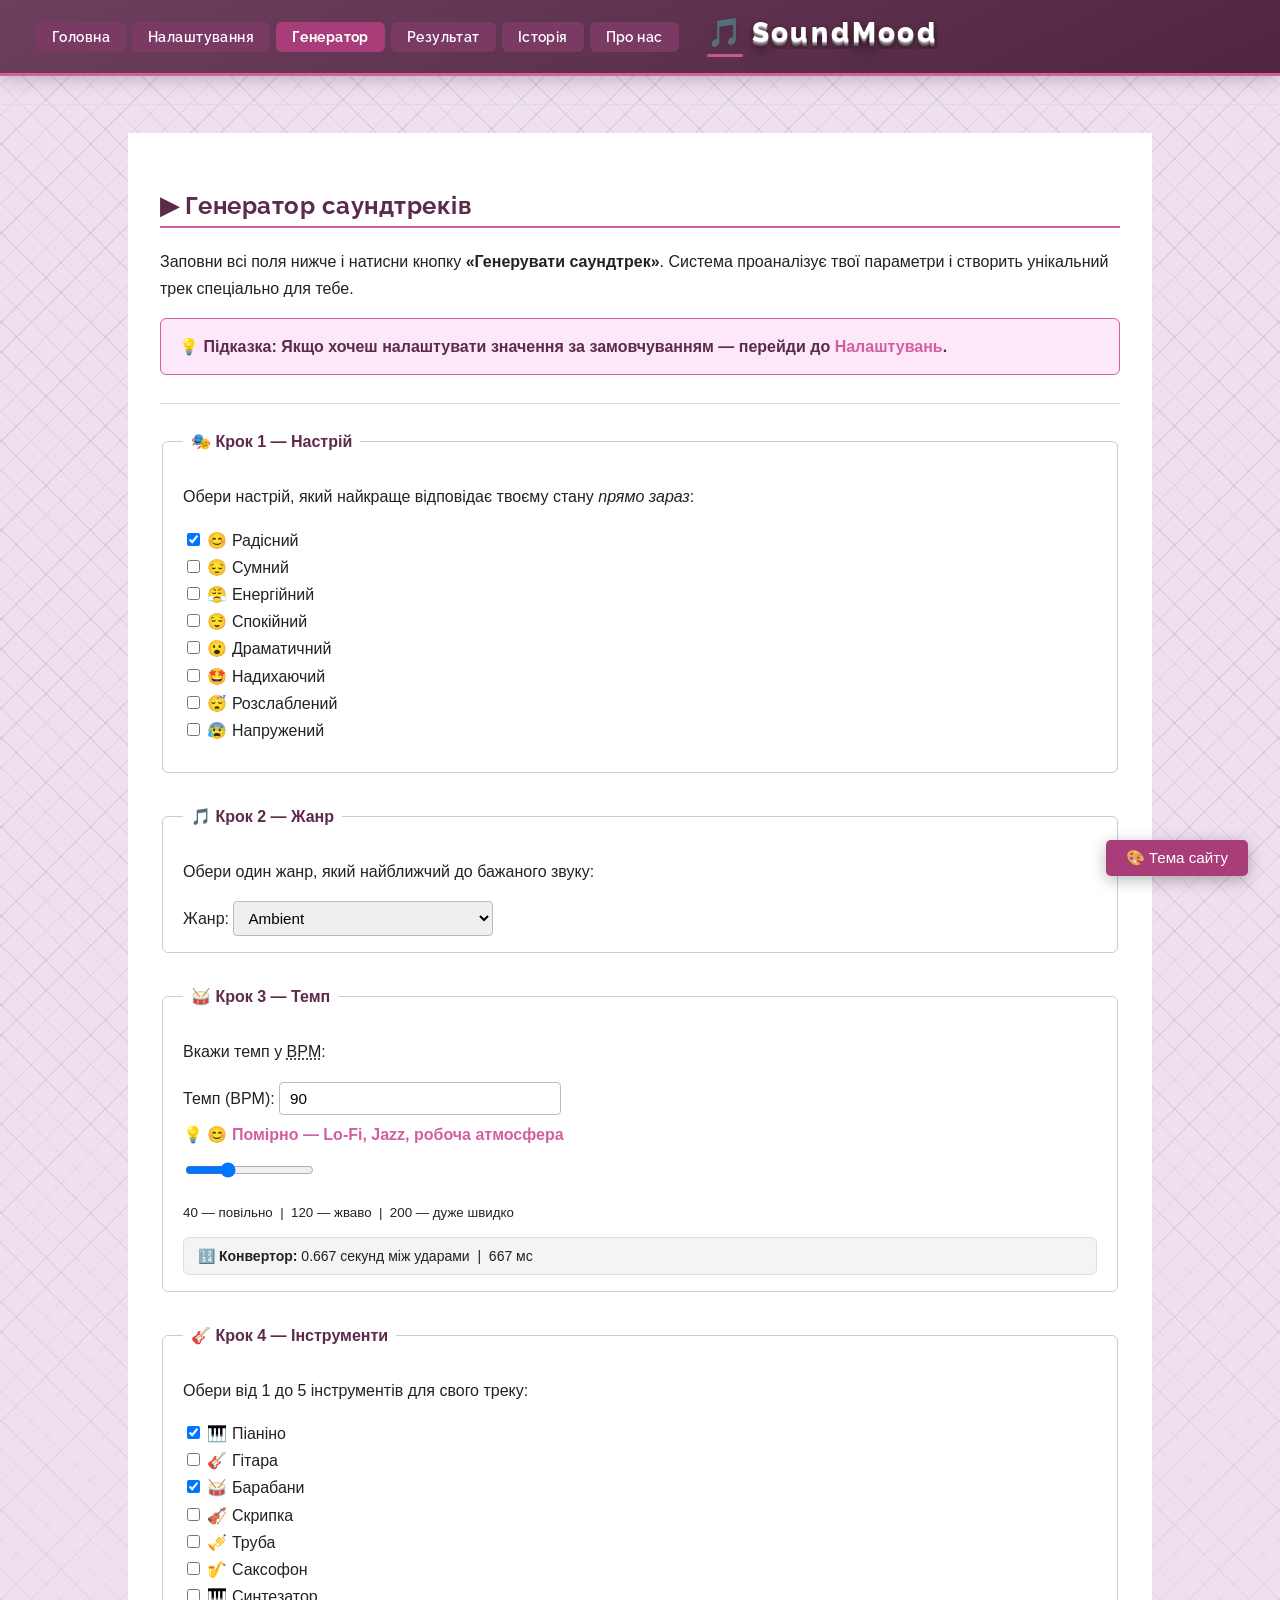
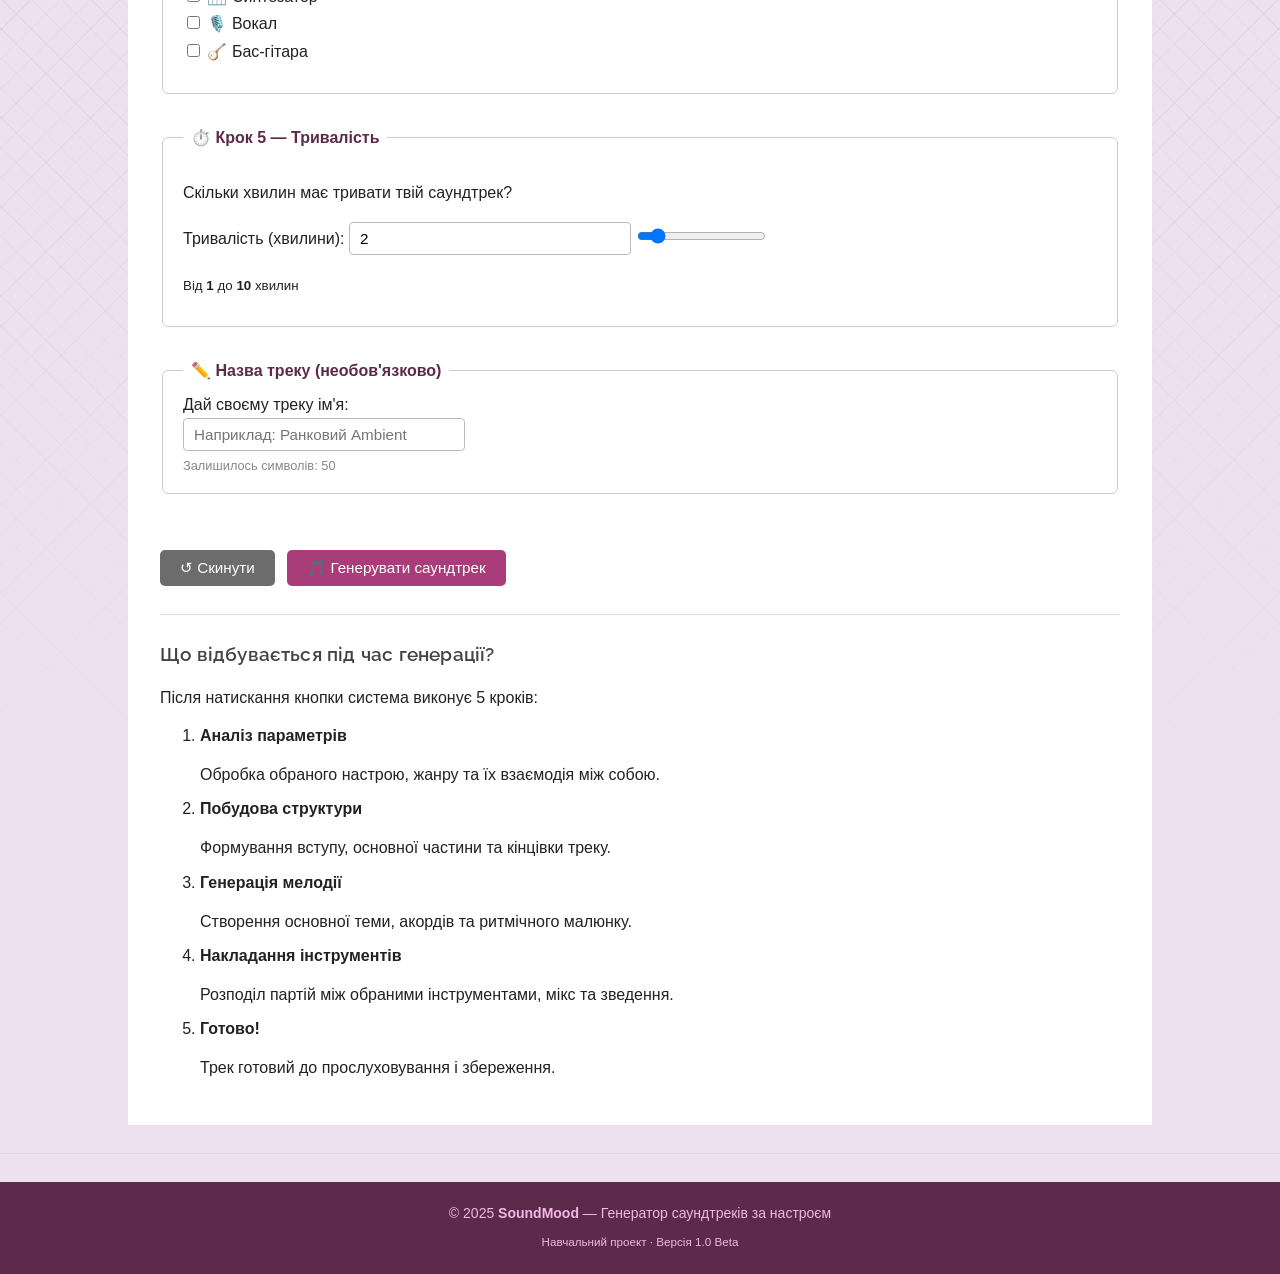
<file: generator.html>
<!DOCTYPE html>
<html lang="uk">
<head>
    <meta charset="UTF-8"/>
    <meta name="viewport" content="width=device-width, initial-scale=1.0"/>
    <title>Генератор саундтреків — Обери жанр і настрій | SoundMood</title>
    <meta name="description" content="Налаштуй параметри — жанр, BPM, настрій та інструменти — і запусти генерацію персонального саундтреку. Понад 8 жанрів, 10 настроїв та 12 інструментів."/>
    <meta name="keywords" content="генератор саундтреків, створити музику онлайн, музика за настроєм, BPM генератор, вибір жанру музики, музичні інструменти онлайн, ambient генератор, lo-fi музика онлайн"/>
    <meta name="author" content="SoundMood"/>
    <meta name="robots" content="index, follow"/>
    <meta name="theme-color" content="#ff7eb3"/>
    <link rel="canonical" href="https://rokun1n.github.io/Sound/generator.html"/>
    <meta property="og:type" content="website"/>
    <meta property="og:title" content="Генератор саундтреків | SoundMood"/>
    <meta property="og:description" content="Налаштуй параметри — жанр, BPM, настрій та інструменти — і запусти генерацію персонального саундтреку."/>
    <meta property="og:url" content="https://rokun1n.github.io/Sound/generator.html"/>
    <meta property="og:site_name" content="SoundMood"/>
    <meta property="og:locale" content="uk_UA"/>
    <meta name="twitter:card" content="summary"/>
    <meta name="twitter:title" content="Генератор саундтреків | SoundMood"/>
    <meta name="twitter:description" content="Налаштуй жанр, BPM і настрій — отримай персональний саундтрек за секунди."/>
    <script type="application/ld+json">
    {
      "@context": "https://schema.org",
      "@graph": [
        {
          "@type": "BreadcrumbList",
          "itemListElement": [
            { "@type": "ListItem", "position": 1, "name": "Головна", "item": "https://rokun1n.github.io/Sound/" },
            { "@type": "ListItem", "position": 2, "name": "Генератор", "item": "https://rokun1n.github.io/Sound/generator.html" }
          ]
        },
        {
          "@type": "WebPage",
          "name": "Генератор саундтреків",
          "url": "https://rokun1n.github.io/Sound/generator.html",
          "description": "Налаштуй параметри та згенеруй персональний саундтрек за настроєм",
          "inLanguage": "uk",
          "isPartOf": { "@type": "WebSite", "name": "SoundMood", "url": "https://rokun1n.github.io/Sound/" }
        }
      ]
    }
    </script>
    <script>try{var _t=localStorage.getItem('soundmood-theme');if(_t&&_t!=='sakura')document.documentElement.setAttribute('data-theme',_t);}catch(e){}</script>
    <link rel="preconnect" href="https://fonts.googleapis.com">
    <link rel="preconnect" href="https://fonts.gstatic.com" crossorigin>
    <link rel="stylesheet" href="https://fonts.googleapis.com/css2?family=Raleway:wght@400;600;700;800&display=swap">
    <link rel="stylesheet" href="style.css"/>
</head>
<body>

<header>
    <h1>🎵 SoundMood</h1>
    <p><em>Генератор саундтреків за настроєм</em></p>
    <nav>
        <ul>
            <li><a href="index.html">Головна</a></li>
            <li><a href="settings.html">Налаштування</a></li>
            <li><a href="generator.html">Генератор</a></li>
            <li><a href="result.html">Результат</a></li>
            <li><a href="history.html">Історія</a></li>
            <li><a href="about.html">Про нас</a></li>
        </ul>
    </nav>
</header>

<hr/>

<main>

    <h2>▶ Генератор саундтреків</h2>
    <p>
        Заповни всі поля нижче і натисни кнопку <strong>«Генерувати саундтрек»</strong>.
        Система проаналізує твої параметри і створить унікальний трек спеціально для тебе.
    </p>

    <p class="highlight">
        <strong>💡 Підказка:</strong> Якщо хочеш налаштувати значення за замовчуванням —
        перейди до <a href="settings.html">Налаштувань</a>.
    </p>

    <hr/>

    <form action="result.html">

        <!-- Настрій -->
        <fieldset>
            <legend><strong>🎭 Крок 1 — Настрій</strong></legend>
            <p>Обери настрій, який найкраще відповідає твоєму стану <em>прямо зараз</em>:</p>

            <p>
                <label><input type="checkbox" name="mood" value="happy" checked> 😊 Радісний</label><br/>
                <label><input type="checkbox" name="mood" value="sad"> 😔 Сумний</label><br/>
                <label><input type="checkbox" name="mood" value="energetic"> 😤 Енергійний</label><br/>
                <label><input type="checkbox" name="mood" value="calm"> 😌 Спокійний</label><br/>
                <label><input type="checkbox" name="mood" value="dramatic"> 😮 Драматичний</label><br/>
                <label><input type="checkbox" name="mood" value="inspiring"> 🤩 Надихаючий</label><br/>
                <label><input type="checkbox" name="mood" value="relaxed"> 😴 Розслаблений</label><br/>
                <label><input type="checkbox" name="mood" value="tense"> 😰 Напружений</label>
            </p>
        </fieldset>

        <br/>

        <!-- Жанр -->
        <fieldset>
            <legend><strong>🎵 Крок 2 — Жанр</strong></legend>
            <p>Обери один жанр, який найближчий до бажаного звуку:</p>

            <label for="genre">Жанр:</label>
            <select id="genre" name="genre">
                <option value="ambient">Ambient</option>
                <option value="electronic">Electronic</option>
                <option value="jazz">Jazz</option>
                <option value="classical">Classical</option>
                <option value="rock">Rock</option>
                <option value="lofi">Lo-Fi</option>
                <option value="cinematic">Cinematic</option>
                <option value="pop">Pop</option>
            </select>
        </fieldset>

        <br/>

        <!-- Темп -->
        <fieldset>
            <legend><strong>🥁 Крок 3 — Темп</strong></legend>
            <p>
                Вкажи темп у <abbr title="Beats Per Minute — удари на хвилину">BPM</abbr>:
            </p>

            <label for="bpm">Темп (BPM):</label>
            <input type="number" id="bpm" name="bpm" min="40" max="200" value="90"/>
            <input type="range" name="bpm_range" min="40" max="200" value="90"/>
            <p><small>40 — повільно &nbsp;|&nbsp; 120 — жваво &nbsp;|&nbsp; 200 — дуже швидко</small></p>
        </fieldset>

        <br/>

        <!-- Інструменти -->
        <fieldset>
            <legend><strong>🎸 Крок 4 — Інструменти</strong></legend>
            <p>Обери від 1 до 5 інструментів для свого треку:</p>

            <p>
                <label><input type="checkbox" name="instruments" value="piano" checked> 🎹 Піаніно</label><br/>
                <label><input type="checkbox" name="instruments" value="guitar"> 🎸 Гітара</label><br/>
                <label><input type="checkbox" name="instruments" value="drums" checked> 🥁 Барабани</label><br/>
                <label><input type="checkbox" name="instruments" value="violin"> 🎻 Скрипка</label><br/>
                <label><input type="checkbox" name="instruments" value="trumpet"> 🎺 Труба</label><br/>
                <label><input type="checkbox" name="instruments" value="saxophone"> 🎷 Саксофон</label><br/>
                <label><input type="checkbox" name="instruments" value="synth"> 🎹 Синтезатор</label><br/>
                <label><input type="checkbox" name="instruments" value="vocal"> 🎙️ Вокал</label><br/>
                <label><input type="checkbox" name="instruments" value="bass"> 🪕 Бас-гітара</label>
            </p>
        </fieldset>

        <br/>

        <!-- Тривалість -->
        <fieldset>
            <legend><strong>⏱️ Крок 5 — Тривалість</strong></legend>
            <p>Скільки хвилин має тривати твій саундтрек?</p>

            <label for="duration">Тривалість (хвилини):</label>
            <input type="number" id="duration" name="duration" min="1" max="10" value="2"/>
            <input type="range" name="duration_range" min="1" max="10" value="2"/>
            <p><small>Від <strong>1</strong> до <strong>10</strong> хвилин</small></p>
        </fieldset>

        <br/>

        <!-- Назва треку -->
        <fieldset>
            <legend><strong>✏️ Назва треку (необов'язково)</strong></legend>
            <label for="track_name">Дай своєму треку ім'я:</label><br/>
            <input type="text" id="track_name" name="track_name"
                   placeholder="Наприклад: Ранковий Ambient" maxlength="50"/>
        </fieldset>

        <br/>

        <!-- Кнопки -->
        <p>
            <button type="reset" class="btn">↺ Скинути</button>
            <button type="submit" class="btn">🎵 Генерувати саундтрек</button>
        </p>

    </form>

    <hr/>

    <!-- Кроки генерації -->
    <section>
        <h3>Що відбувається під час генерації?</h3>
        <p>Після натискання кнопки система виконує 5 кроків:</p>

        <ol>
            <li>
                <strong>Аналіз параметрів</strong>
                <p>Обробка обраного настрою, жанру та їх взаємодія між собою.</p>
            </li>
            <li>
                <strong>Побудова структури</strong>
                <p>Формування вступу, основної частини та кінцівки треку.</p>
            </li>
            <li>
                <strong>Генерація мелодії</strong>
                <p>Створення основної теми, акордів та ритмічного малюнку.</p>
            </li>
            <li>
                <strong>Накладання інструментів</strong>
                <p>Розподіл партій між обраними інструментами, мікс та зведення.</p>
            </li>
            <li>
                <strong>Готово!</strong>
                <p>Трек готовий до прослуховування і збереження.</p>
            </li>
        </ol>
    </section>

</main>

<hr/>

<footer>
    <p>© 2025 <strong>SoundMood</strong> — Генератор саундтреків за настроєм</p>
    <p><small>Навчальний проект · Версія 1.0 Beta</small></p>
</footer>

<script src="script.js" defer></script>
</body>
</html>
</file>
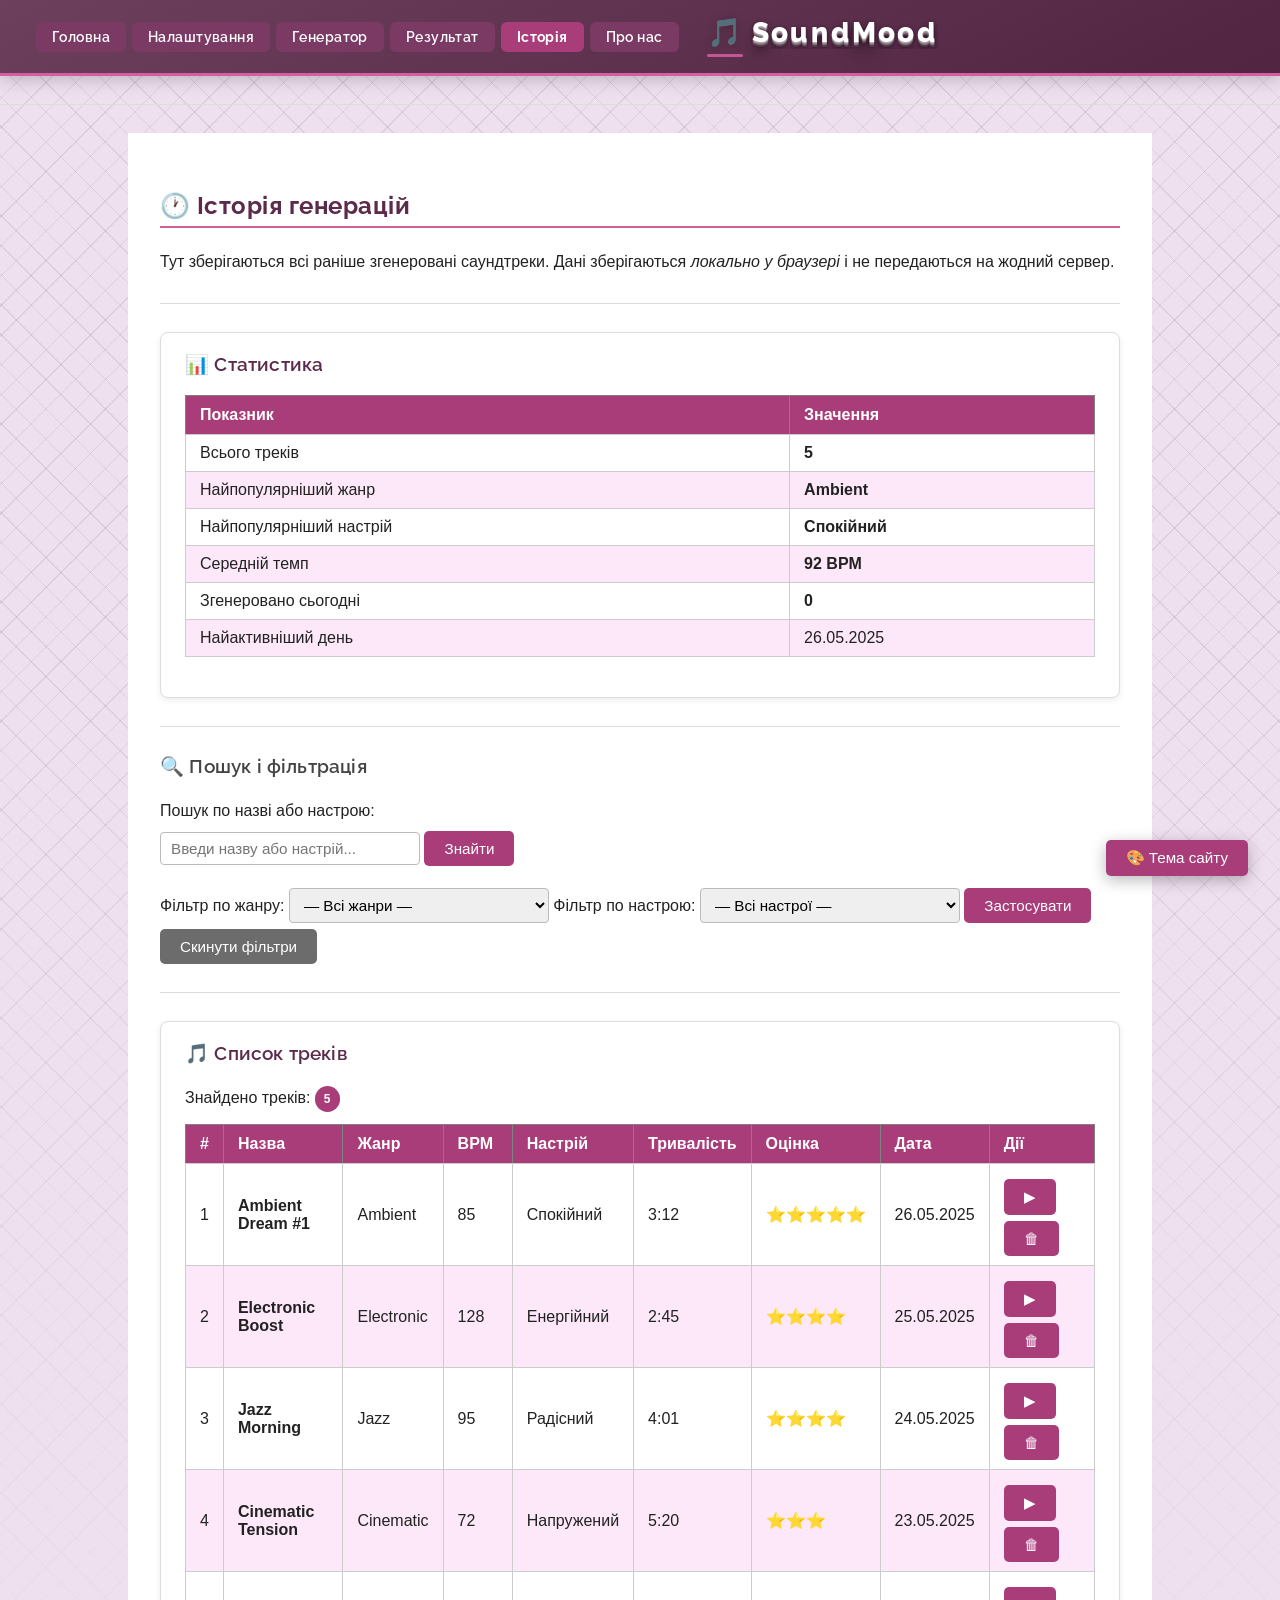
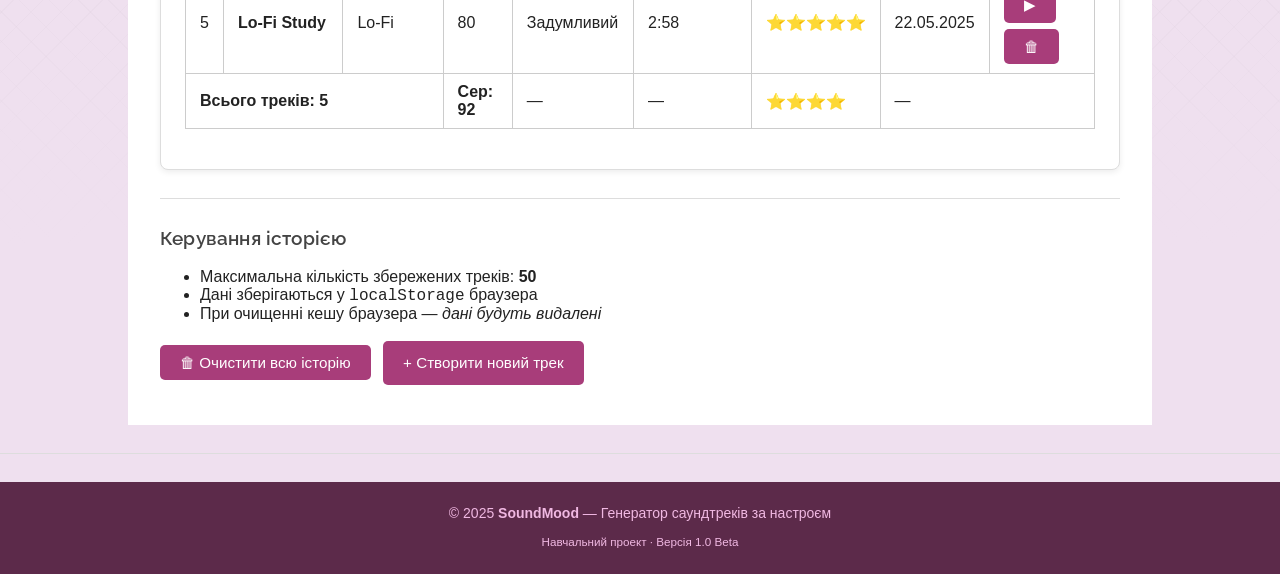
<file: history.html>
<!DOCTYPE html>
<html lang="uk">
<head>
    <meta charset="UTF-8"/>
    <meta name="viewport" content="width=device-width, initial-scale=1.0"/>
    <title>Історія генерацій — Мої саундтреки | SoundMood</title>
    <meta name="description" content="Переглядай та фільтруй всі раніше згенеровані саундтреки. Пошук за жанром, настроєм та назвою. Дані зберігаються локально у браузері."/>
    <meta name="keywords" content="історія саундтреків, мої треки, збережена музика, колекція треків, фільтр за жанром, персональна музична колекція"/>
    <meta name="author" content="SoundMood"/>
    <meta name="robots" content="noindex, follow"/>
    <meta name="theme-color" content="#ff7eb3"/>
    <link rel="canonical" href="https://rokun1n.github.io/Sound/history.html"/>
    <meta property="og:type" content="website"/>
    <meta property="og:title" content="Історія генерацій | SoundMood"/>
    <meta property="og:description" content="Переглядай та фільтруй всі раніше згенеровані саундтреки."/>
    <meta property="og:url" content="https://rokun1n.github.io/Sound/history.html"/>
    <meta property="og:site_name" content="SoundMood"/>
    <meta property="og:locale" content="uk_UA"/>
    <meta name="twitter:card" content="summary"/>
    <meta name="twitter:title" content="Історія генерацій | SoundMood"/>
    <meta name="twitter:description" content="Переглядай та фільтруй всі раніше згенеровані саундтреки."/>
    <script type="application/ld+json">
    {
      "@context": "https://schema.org",
      "@type": "BreadcrumbList",
      "itemListElement": [
        { "@type": "ListItem", "position": 1, "name": "Головна", "item": "https://rokun1n.github.io/Sound/" },
        { "@type": "ListItem", "position": 2, "name": "Історія", "item": "https://rokun1n.github.io/Sound/history.html" }
      ]
    }
    </script>
    <script>try{var _t=localStorage.getItem('soundmood-theme');if(_t&&_t!=='sakura')document.documentElement.setAttribute('data-theme',_t);}catch(e){}</script>
    <link rel="preconnect" href="https://fonts.googleapis.com">
    <link rel="preconnect" href="https://fonts.gstatic.com" crossorigin>
    <link rel="stylesheet" href="https://fonts.googleapis.com/css2?family=Raleway:wght@400;600;700;800&display=swap">
    <link rel="stylesheet" href="style.css"/>
</head>
<body>

<header>
    <h1>🎵 SoundMood</h1>
    <p><em>Генератор саундтреків за настроєм</em></p>
    <nav>
        <ul>
            <li><a href="index.html">Головна</a></li>
            <li><a href="settings.html">Налаштування</a></li>
            <li><a href="generator.html">Генератор</a></li>
            <li><a href="result.html">Результат</a></li>
            <li><a href="history.html">Історія</a></li>
            <li><a href="about.html">Про нас</a></li>
        </ul>
    </nav>
</header>

<hr/>

<main>

    <h2>🕐 Історія генерацій</h2>
    <p>
        Тут зберігаються всі раніше згенеровані саундтреки.
        Дані зберігаються <em>локально у браузері</em> і не передаються на жодний сервер.
    </p>

    <hr/>

    <!-- Статистика -->
    <section class="card">
        <h3>📊 Статистика</h3>

        <table border="1">
            <thead>
            <tr>
                <th>Показник</th>
                <th>Значення</th>
            </tr>
            </thead>
            <tbody>
            <tr>
                <td>Всього треків</td>
                <td><strong>5</strong></td>
            </tr>
            <tr>
                <td>Найпопулярніший жанр</td>
                <td><strong>Ambient</strong></td>
            </tr>
            <tr>
                <td>Найпопулярніший настрій</td>
                <td><strong>Спокійний</strong></td>
            </tr>
            <tr>
                <td>Середній темп</td>
                <td><strong>92 BPM</strong></td>
            </tr>
            <tr>
                <td>Згенеровано сьогодні</td>
                <td><strong>0</strong></td>
            </tr>
            <tr>
                <td>Найактивніший день</td>
                <td>26.05.2025</td>
            </tr>
            </tbody>
        </table>
    </section>

    <hr/>

    <!-- Пошук і фільтр -->
    <section>
        <h3>🔍 Пошук і фільтрація</h3>

        <form action="#">
            <p>
                <label for="search">Пошук по назві або настрою:</label><br/>
                <input type="search" id="search" name="search"
                       placeholder="Введи назву або настрій..."/>
                <button type="submit" class="btn">Знайти</button>
            </p>

            <p>
                <label for="filter-genre">Фільтр по жанру:</label>
                <select id="filter-genre" name="filter-genre">
                    <option value="">— Всі жанри —</option>
                    <option value="ambient">Ambient</option>
                    <option value="electronic">Electronic</option>
                    <option value="jazz">Jazz</option>
                    <option value="classical">Classical</option>
                    <option value="rock">Rock</option>
                    <option value="lofi">Lo-Fi</option>
                    <option value="cinematic">Cinematic</option>
                    <option value="pop">Pop</option>
                </select>

                <label for="filter-mood">Фільтр по настрою:</label>
                <select id="filter-mood" name="filter-mood">
                    <option value="">— Всі настрої —</option>
                    <option value="happy">Радісний</option>
                    <option value="calm">Спокійний</option>
                    <option value="energetic">Енергійний</option>
                    <option value="sad">Сумний</option>
                    <option value="tense">Напружений</option>
                    <option value="thoughtful">Задумливий</option>
                </select>

                <button type="submit" class="btn">Застосувати</button>
                <button type="reset" class="btn">Скинути фільтри</button>
            </p>
        </form>
    </section>

    <hr/>

    <!-- Список треків -->
    <section class="card">
        <h3>🎵 Список треків</h3>
        <p>Знайдено треків: <span class="badge">5</span></p>

        <table border="1">
            <thead>
            <tr>
                <th>#</th>
                <th>Назва</th>
                <th>Жанр</th>
                <th>BPM</th>
                <th>Настрій</th>
                <th>Тривалість</th>
                <th>Оцінка</th>
                <th>Дата</th>
                <th>Дії</th>
            </tr>
            </thead>
            <tbody>
            <tr>
                <td>1</td>
                <td><strong>Ambient Dream #1</strong></td>
                <td>Ambient</td>
                <td>85</td>
                <td>Спокійний</td>
                <td>3:12</td>
                <td>⭐⭐⭐⭐⭐</td>
                <td>26.05.2025</td>
                <td>
                    <button type="button">▶</button>
                    <button type="button">🗑</button>
                </td>
            </tr>
            <tr>
                <td>2</td>
                <td><strong>Electronic Boost</strong></td>
                <td>Electronic</td>
                <td>128</td>
                <td>Енергійний</td>
                <td>2:45</td>
                <td>⭐⭐⭐⭐</td>
                <td>25.05.2025</td>
                <td>
                    <button type="button">▶</button>
                    <button type="button">🗑</button>
                </td>
            </tr>
            <tr>
                <td>3</td>
                <td><strong>Jazz Morning</strong></td>
                <td>Jazz</td>
                <td>95</td>
                <td>Радісний</td>
                <td>4:01</td>
                <td>⭐⭐⭐⭐</td>
                <td>24.05.2025</td>
                <td>
                    <button type="button">▶</button>
                    <button type="button">🗑</button>
                </td>
            </tr>
            <tr>
                <td>4</td>
                <td><strong>Cinematic Tension</strong></td>
                <td>Cinematic</td>
                <td>72</td>
                <td>Напружений</td>
                <td>5:20</td>
                <td>⭐⭐⭐</td>
                <td>23.05.2025</td>
                <td>
                    <button type="button">▶</button>
                    <button type="button">🗑</button>
                </td>
            </tr>
            <tr>
                <td>5</td>
                <td><strong>Lo-Fi Study</strong></td>
                <td>Lo-Fi</td>
                <td>80</td>
                <td>Задумливий</td>
                <td>2:58</td>
                <td>⭐⭐⭐⭐⭐</td>
                <td>22.05.2025</td>
                <td>
                    <button type="button">▶</button>
                    <button type="button">🗑</button>
                </td>
            </tr>
            </tbody>
            <tfoot>
            <tr>
                <td colspan="3"><strong>Всього треків: 5</strong></td>
                <td><strong>Сер: 92</strong></td>
                <td>—</td>
                <td>—</td>
                <td>⭐⭐⭐⭐</td>
                <td colspan="2">—</td>
            </tr>
            </tfoot>
        </table>
    </section>

    <hr/>

    <!-- Дії -->
    <section>
        <h3>Керування історією</h3>
        <ul>
            <li>Максимальна кількість збережених треків: <strong>50</strong></li>
            <li>Дані зберігаються у <code>localStorage</code> браузера</li>
            <li>При очищенні кешу браузера — <em>дані будуть видалені</em></li>
        </ul>

        <p>
            <button type="button" class="btn">🗑 Очистити всю історію</button>
            <a href="generator.html" class="btn">+ Створити новий трек</a>
        </p>
    </section>

</main>

<hr/>

<footer>
    <p>© 2025 <strong>SoundMood</strong> — Генератор саундтреків за настроєм</p>
    <p><small>Навчальний проект · Версія 1.0 Beta</small></p>
</footer>

<script src="script.js" defer></script>
</body>
</html>
</file>
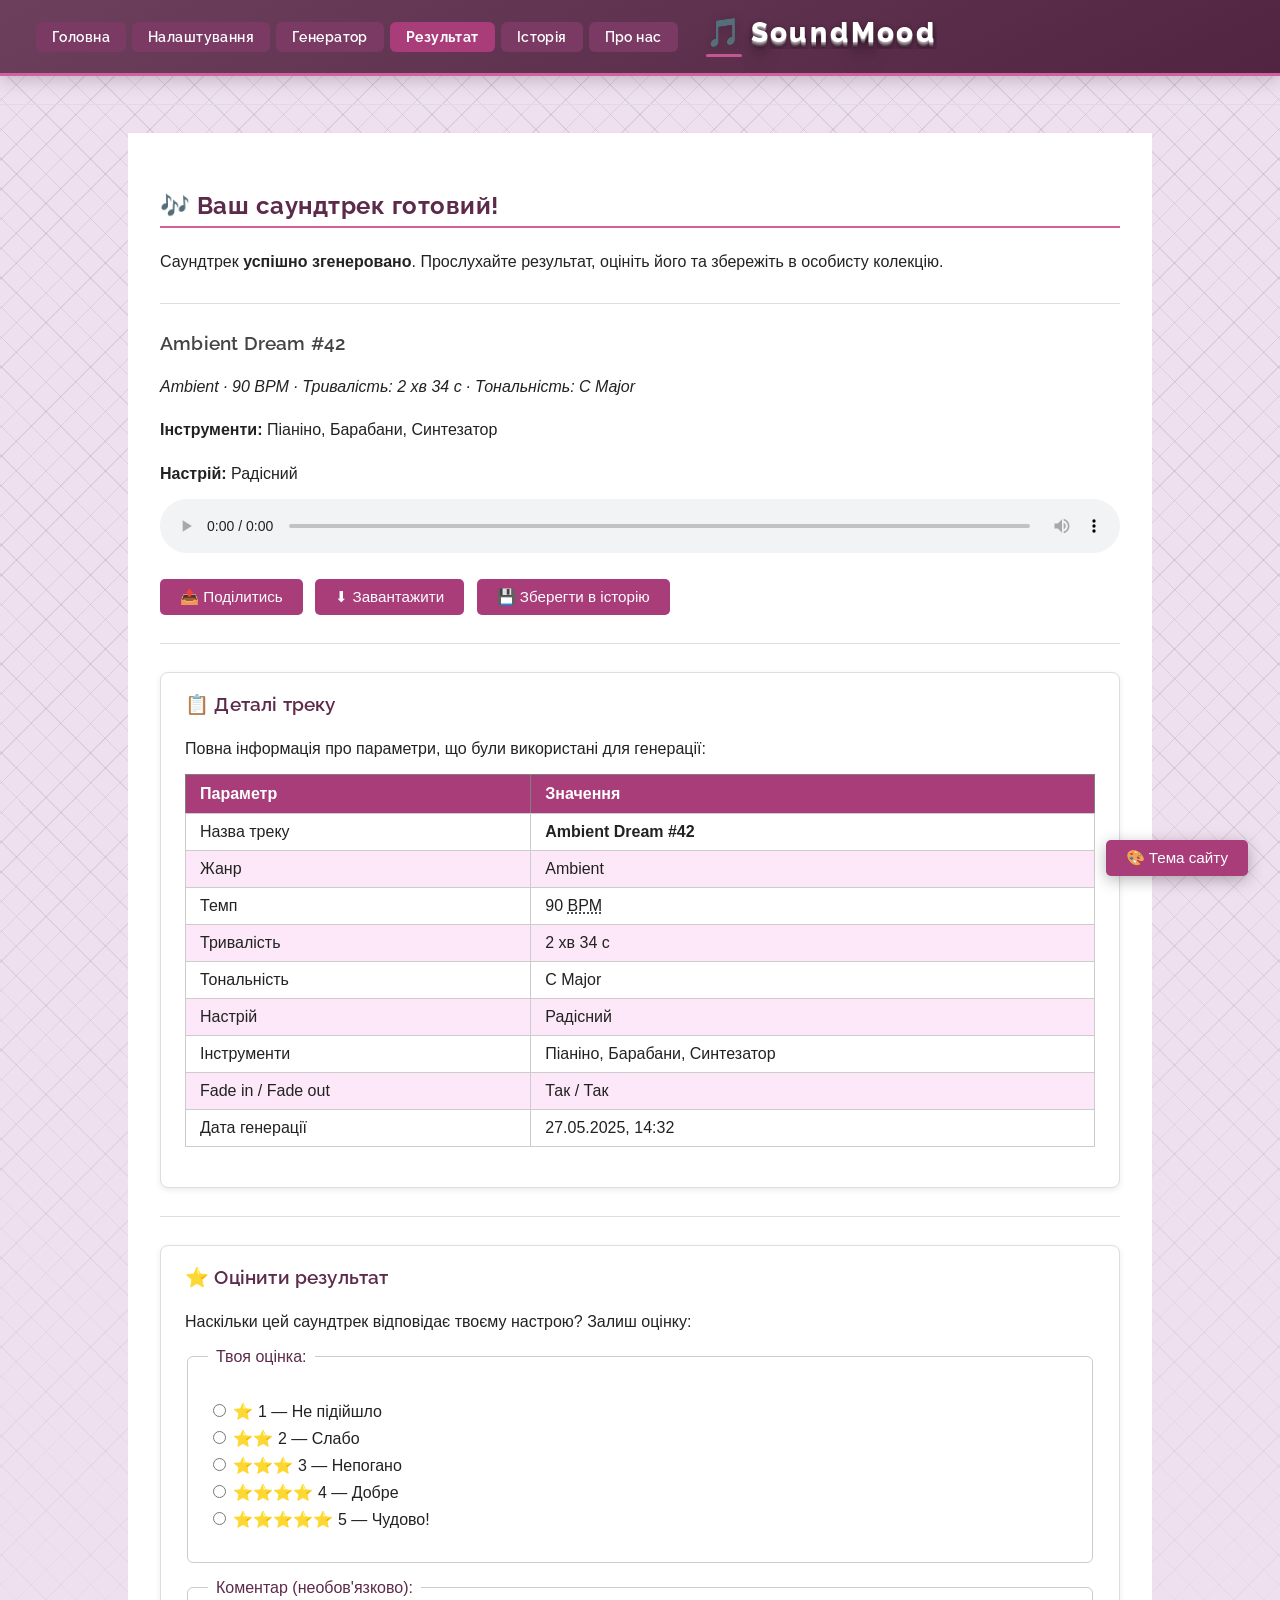
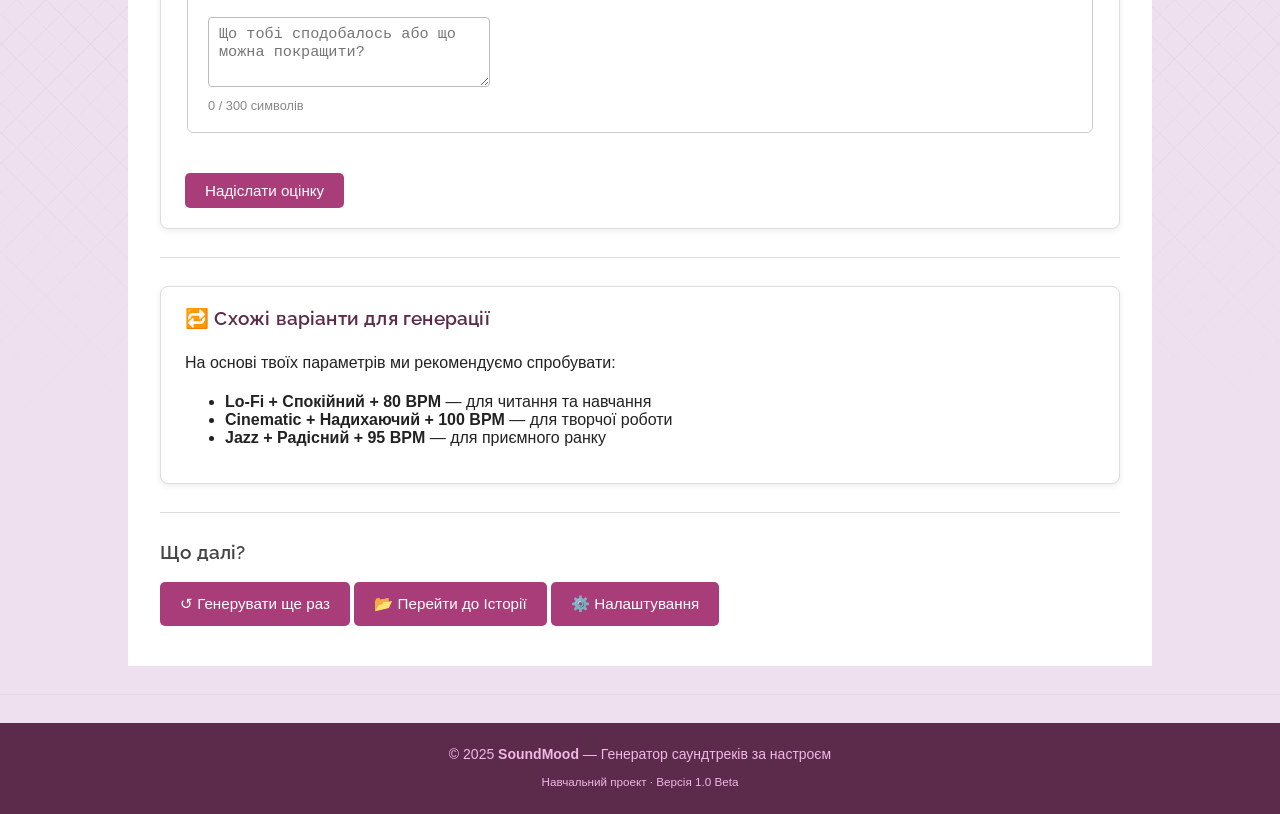
<file: result.html>
<!DOCTYPE html>
<html lang="uk">
<head>
    <meta charset="UTF-8"/>
    <meta name="viewport" content="width=device-width, initial-scale=1.0"/>
    <title>Результат генерації — Твій саундтрек готовий | SoundMood</title>
    <meta name="description" content="Переглядай та прослуховуй згенерований саундтрек. Оціни трек, збережи в особисту колекцію або завантаж у форматі MP3."/>
    <meta name="keywords" content="результат генерації музики, прослухати саундтрек, зберегти музику, оцінити трек, персональна музика"/>
    <meta name="author" content="SoundMood"/>
    <meta name="robots" content="noindex, follow"/>
    <meta name="theme-color" content="#ff7eb3"/>
    <link rel="canonical" href="https://rokun1n.github.io/Sound/result.html"/>
    <meta property="og:type" content="website"/>
    <meta property="og:title" content="Твій саундтрек готовий | SoundMood"/>
    <meta property="og:description" content="Переглядай та прослуховуй згенерований саундтрек. Оціни трек та збережи в колекцію."/>
    <meta property="og:url" content="https://rokun1n.github.io/Sound/result.html"/>
    <meta property="og:site_name" content="SoundMood"/>
    <meta property="og:locale" content="uk_UA"/>
    <meta name="twitter:card" content="summary"/>
    <meta name="twitter:title" content="Твій саундтрек готовий | SoundMood"/>
    <meta name="twitter:description" content="Переглядай та прослуховуй згенерований саундтрек. Оціни та збережи."/>
    <script type="application/ld+json">
    {
      "@context": "https://schema.org",
      "@type": "BreadcrumbList",
      "itemListElement": [
        { "@type": "ListItem", "position": 1, "name": "Головна", "item": "https://rokun1n.github.io/Sound/" },
        { "@type": "ListItem", "position": 2, "name": "Генератор", "item": "https://rokun1n.github.io/Sound/generator.html" },
        { "@type": "ListItem", "position": 3, "name": "Результат", "item": "https://rokun1n.github.io/Sound/result.html" }
      ]
    }
    </script>
    <script>try{var _t=localStorage.getItem('soundmood-theme');if(_t&&_t!=='sakura')document.documentElement.setAttribute('data-theme',_t);}catch(e){}</script>
    <link rel="preconnect" href="https://fonts.googleapis.com">
    <link rel="preconnect" href="https://fonts.gstatic.com" crossorigin>
    <link rel="stylesheet" href="https://fonts.googleapis.com/css2?family=Raleway:wght@400;600;700;800&display=swap">
    <link rel="stylesheet" href="style.css"/>
</head>
<body>

<header>
    <h1>🎵 SoundMood</h1>
    <p><em>Генератор саундтреків за настроєм</em></p>
    <nav>
        <ul>
            <li><a href="index.html">Головна</a></li>
            <li><a href="settings.html">Налаштування</a></li>
            <li><a href="generator.html">Генератор</a></li>
            <li><a href="result.html">Результат</a></li>
            <li><a href="history.html">Історія</a></li>
            <li><a href="about.html">Про нас</a></li>
        </ul>
    </nav>
</header>

<hr/>

<main>

    <h2>🎶 Ваш саундтрек готовий!</h2>
    <p>
        Саундтрек <strong>успішно згенеровано</strong>.
        Прослухайте результат, оцініть його та збережіть в особисту колекцію.
    </p>

    <hr/>

    <!-- Плеєр -->
    <section>
        <h3>Ambient Dream #42</h3>
        <p><em>Ambient · 90 BPM · Тривалість: 2 хв 34 с · Тональність: C Major</em></p>

        <p>
            <strong>Інструменти:</strong> Піаніно, Барабани, Синтезатор
        </p>
        <p>
            <strong>Настрій:</strong> Радісний
        </p>

        <audio controls>
            <source src="" type="audio/mpeg"/>
            Ваш браузер не підтримує відтворення аудіо.
        </audio>

        <p>
            <button type="button" class="btn">📤 Поділитись</button>
            <button type="button" class="btn">⬇ Завантажити</button>
            <button type="button" class="btn">💾 Зберегти в історію</button>
        </p>
    </section>

    <hr/>

    <!-- Деталі треку -->
    <section class="card">
        <h3>📋 Деталі треку</h3>
        <p>Повна інформація про параметри, що були використані для генерації:</p>

        <table border="1">
            <thead>
            <tr>
                <th>Параметр</th>
                <th>Значення</th>
            </tr>
            </thead>
            <tbody>
            <tr>
                <td>Назва треку</td>
                <td><strong>Ambient Dream #42</strong></td>
            </tr>
            <tr>
                <td>Жанр</td>
                <td>Ambient</td>
            </tr>
            <tr>
                <td>Темп</td>
                <td>90 <abbr title="Beats Per Minute">BPM</abbr></td>
            </tr>
            <tr>
                <td>Тривалість</td>
                <td>2 хв 34 с</td>
            </tr>
            <tr>
                <td>Тональність</td>
                <td>C Major</td>
            </tr>
            <tr>
                <td>Настрій</td>
                <td>Радісний</td>
            </tr>
            <tr>
                <td>Інструменти</td>
                <td>Піаніно, Барабани, Синтезатор</td>
            </tr>
            <tr>
                <td>Fade in / Fade out</td>
                <td>Так / Так</td>
            </tr>
            <tr>
                <td>Дата генерації</td>
                <td>27.05.2025, 14:32</td>
            </tr>
            </tbody>
        </table>
    </section>

    <hr/>

    <!-- Оцінка -->
    <section class="card">
        <h3>⭐ Оцінити результат</h3>
        <p>Наскільки цей саундтрек відповідає твоєму настрою? Залиш оцінку:</p>

        <form action="#">
            <fieldset>
                <legend>Твоя оцінка:</legend>
                <p>
                    <label><input type="radio" name="rating" value="1"> ⭐ 1 — Не підійшло</label><br/>
                    <label><input type="radio" name="rating" value="2"> ⭐⭐ 2 — Слабо</label><br/>
                    <label><input type="radio" name="rating" value="3"> ⭐⭐⭐ 3 — Непогано</label><br/>
                    <label><input type="radio" name="rating" value="4"> ⭐⭐⭐⭐ 4 — Добре</label><br/>
                    <label><input type="radio" name="rating" value="5"> ⭐⭐⭐⭐⭐ 5 — Чудово!</label>
                </p>
            </fieldset>

            <fieldset>
                <legend>Коментар (необов'язково):</legend>
                <textarea name="comment" rows="3" cols="40"
                          placeholder="Що тобі сподобалось або що можна покращити?"></textarea>
            </fieldset>

            <br/>
            <button type="submit" class="btn">Надіслати оцінку</button>
        </form>
    </section>

    <hr/>

    <!-- Схожі рекомендації -->
    <section class="card">
        <h3>🔁 Схожі варіанти для генерації</h3>
        <p>На основі твоїх параметрів ми рекомендуємо спробувати:</p>

        <ul>
            <li><strong>Lo-Fi + Спокійний + 80 BPM</strong> — для читання та навчання</li>
            <li><strong>Cinematic + Надихаючий + 100 BPM</strong> — для творчої роботи</li>
            <li><strong>Jazz + Радісний + 95 BPM</strong> — для приємного ранку</li>
        </ul>
    </section>

    <hr/>

    <!-- Дії -->
    <section>
        <h3>Що далі?</h3>
        <p>
            <a href="generator.html" class="btn">↺ Генерувати ще раз</a>
            <a href="history.html" class="btn">📂 Перейти до Історії</a>
            <a href="settings.html" class="btn">⚙️ Налаштування</a>
        </p>
    </section>

</main>

<hr/>

<footer>
    <p>© 2025 <strong>SoundMood</strong> — Генератор саундтреків за настроєм</p>
    <p><small>Навчальний проект · Версія 1.0 Beta</small></p>
</footer>

<script src="script.js" defer></script>
</body>
</html>
</file>
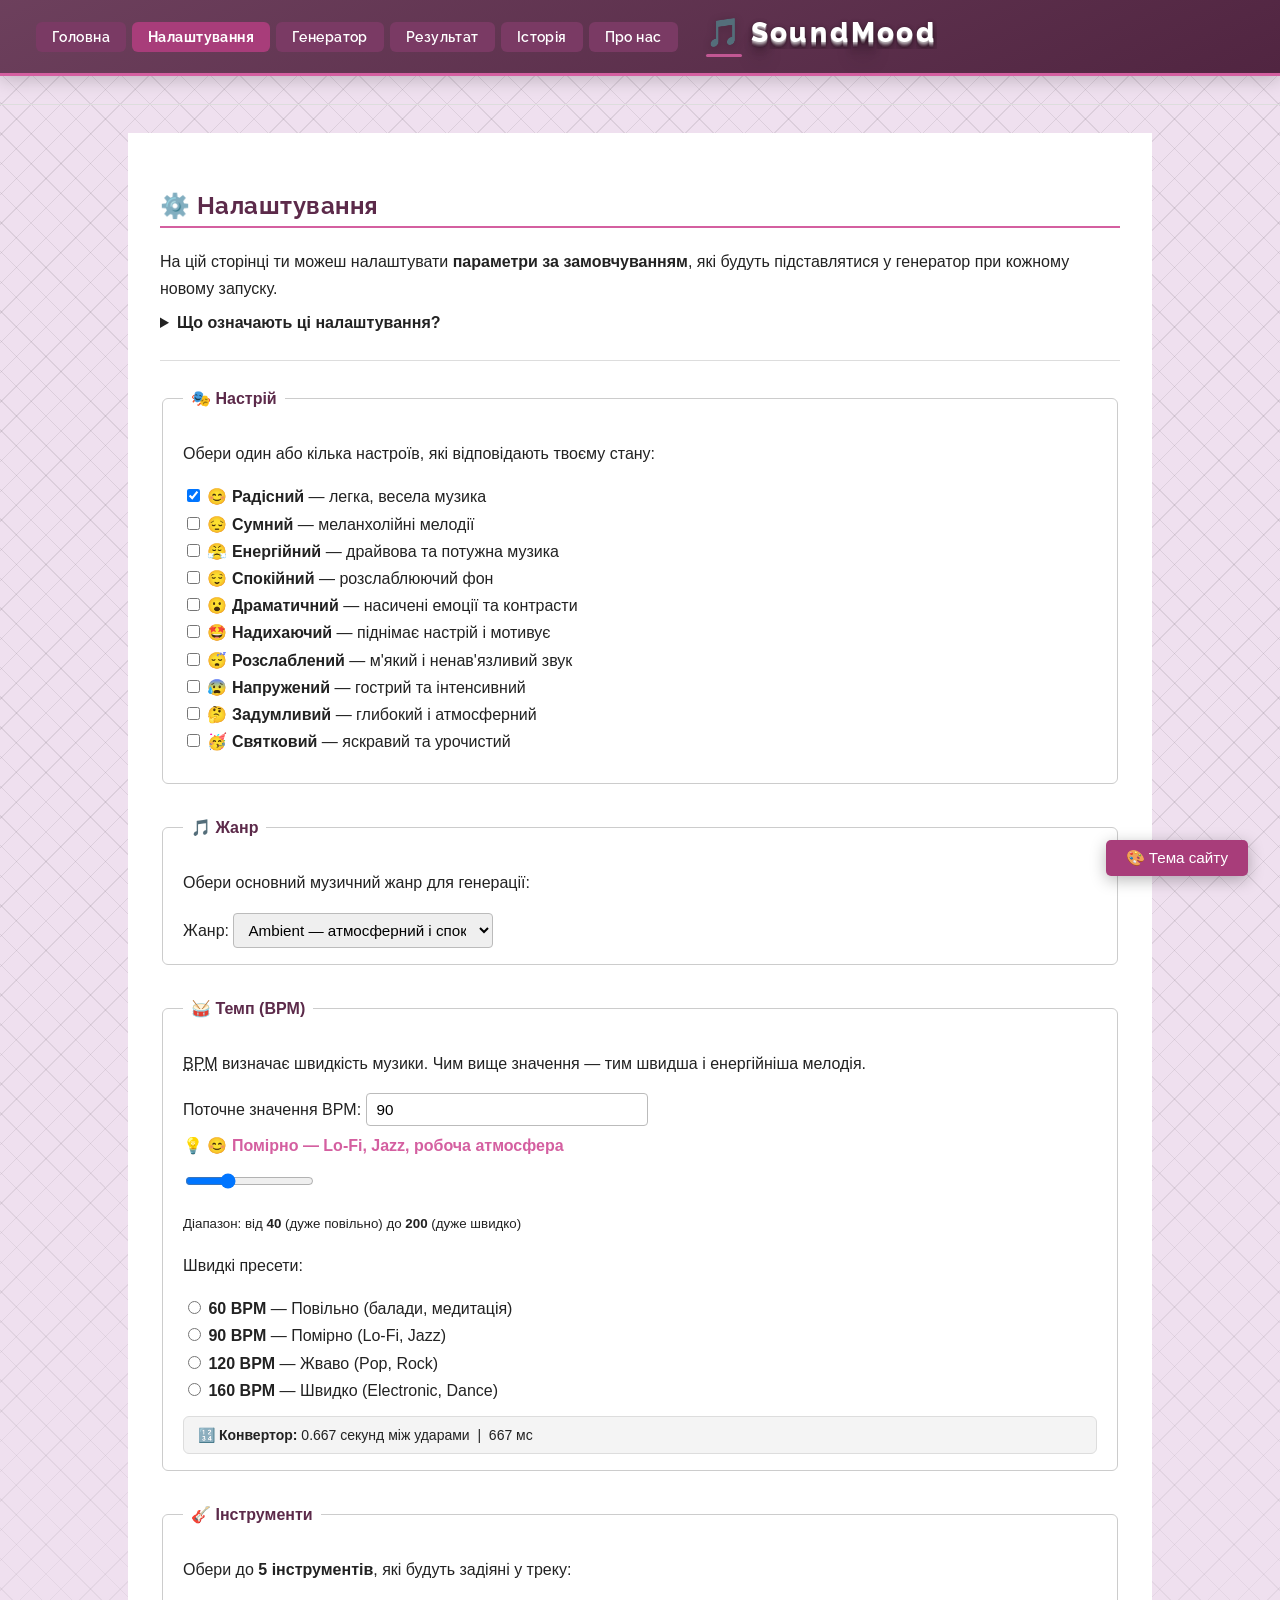
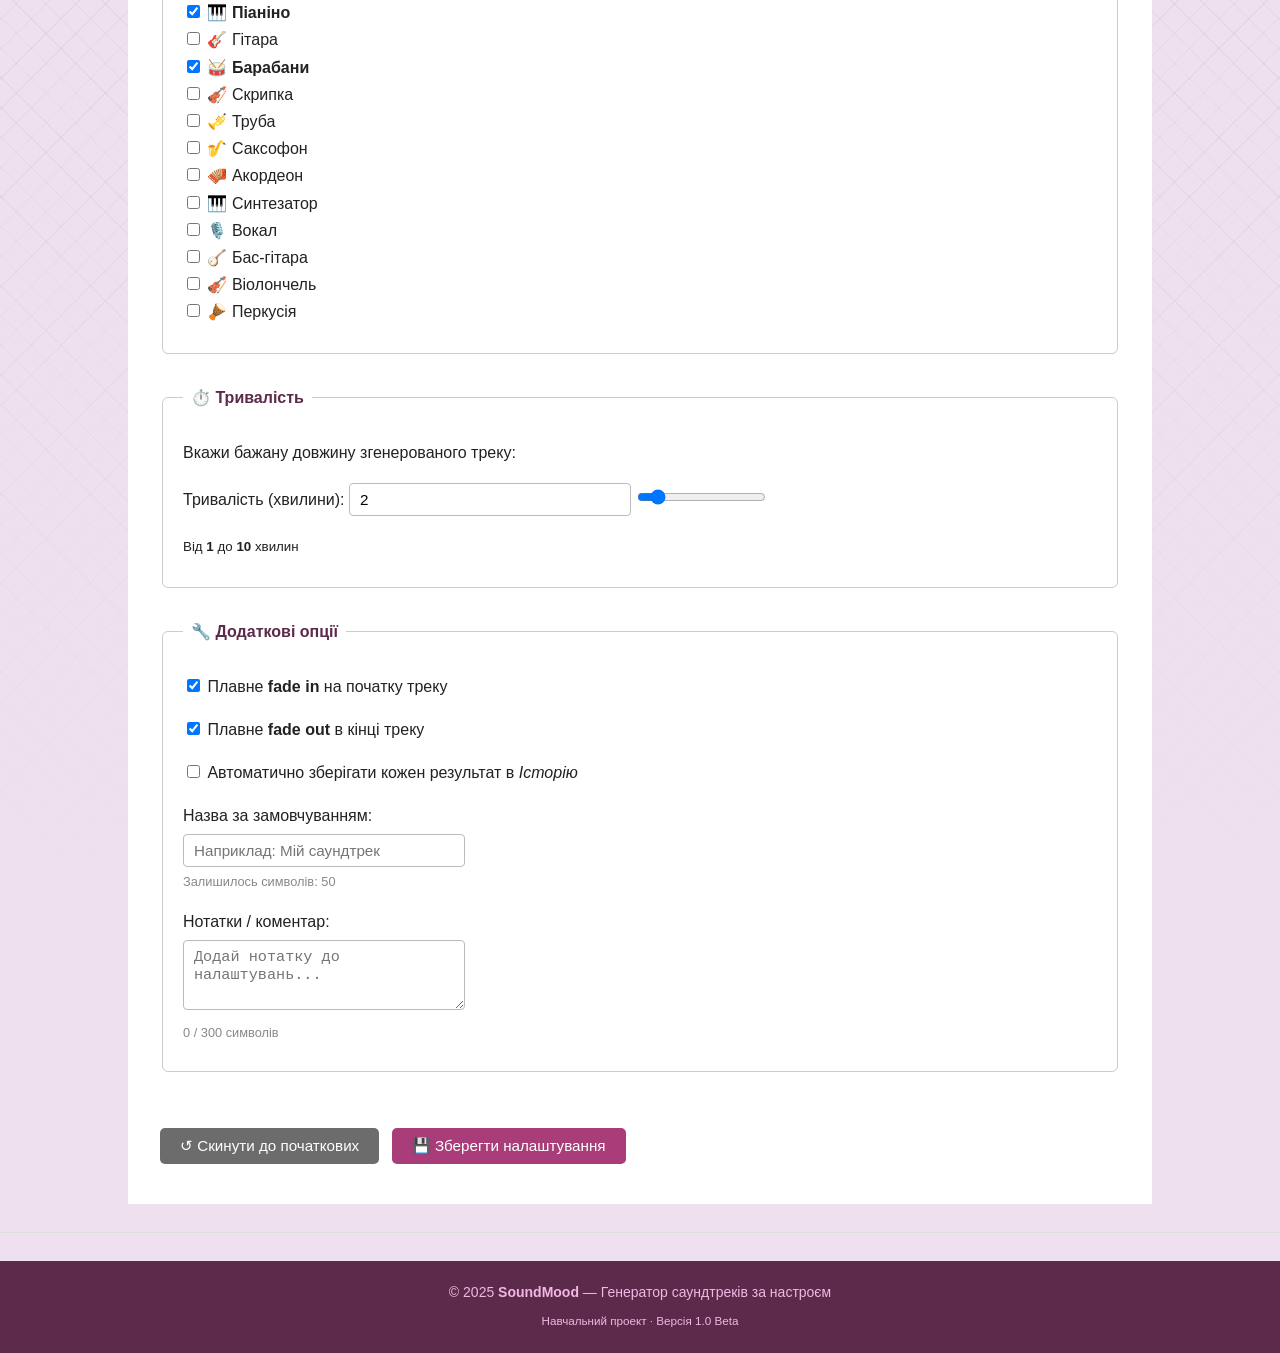
<file: settings.html>
<!DOCTYPE html>
<html lang="uk">
<head>
    <meta charset="UTF-8"/>
    <meta name="viewport" content="width=device-width, initial-scale=1.0"/>
    <title>Налаштування генератора — Параметри за замовчуванням | SoundMood</title>
    <meta name="description" content="Налаштуй параметри за замовчуванням: настрій, жанр, темп BPM, інструменти та тривалість треку. Зміни застосовуються при кожному новому запуску генератора."/>
    <meta name="keywords" content="налаштування музичного генератора, параметри за замовчуванням, BPM налаштування, вибір жанру, музичні інструменти, тривалість треку"/>
    <meta name="author" content="SoundMood"/>
    <meta name="robots" content="noindex, follow"/>
    <meta name="theme-color" content="#ff7eb3"/>
    <link rel="canonical" href="https://rokun1n.github.io/Sound/settings.html"/>
    <meta property="og:type" content="website"/>
    <meta property="og:title" content="Налаштування генератора | SoundMood"/>
    <meta property="og:description" content="Налаштуй параметри за замовчуванням: жанр, BPM, інструменти та тривалість."/>
    <meta property="og:url" content="https://rokun1n.github.io/Sound/settings.html"/>
    <meta property="og:site_name" content="SoundMood"/>
    <meta property="og:locale" content="uk_UA"/>
    <meta name="twitter:card" content="summary"/>
    <meta name="twitter:title" content="Налаштування генератора | SoundMood"/>
    <meta name="twitter:description" content="Налаштуй параметри за замовчуванням: жанр, BPM, інструменти та тривалість."/>
    <script type="application/ld+json">
    {
      "@context": "https://schema.org",
      "@type": "BreadcrumbList",
      "itemListElement": [
        { "@type": "ListItem", "position": 1, "name": "Головна", "item": "https://rokun1n.github.io/Sound/" },
        { "@type": "ListItem", "position": 2, "name": "Налаштування", "item": "https://rokun1n.github.io/Sound/settings.html" }
      ]
    }
    </script>
    <script>try{var _t=localStorage.getItem('soundmood-theme');if(_t&&_t!=='sakura')document.documentElement.setAttribute('data-theme',_t);}catch(e){}</script>
    <link rel="preconnect" href="https://fonts.googleapis.com">
    <link rel="preconnect" href="https://fonts.gstatic.com" crossorigin>
    <link rel="stylesheet" href="https://fonts.googleapis.com/css2?family=Raleway:wght@400;600;700;800&display=swap">
    <link rel="stylesheet" href="style.css"/>
</head>
<body>

<header>
    <h1>🎵 SoundMood</h1>
    <p><em>Генератор саундтреків за настроєм</em></p>
    <nav>
        <ul>
            <li><a href="index.html">Головна</a></li>
            <li><a href="settings.html">Налаштування</a></li>
            <li><a href="generator.html">Генератор</a></li>
            <li><a href="result.html">Результат</a></li>
            <li><a href="history.html">Історія</a></li>
            <li><a href="about.html">Про нас</a></li>
        </ul>
    </nav>
</header>

<hr/>

<main>

    <h2>⚙️ Налаштування</h2>
    <p>
        На цій сторінці ти можеш налаштувати <strong>параметри за замовчуванням</strong>,
        які будуть підставлятися у генератор при кожному новому запуску.
    </p>

    <details>
        <summary><strong>Що означають ці налаштування?</strong></summary>
        <p>
            Параметри за замовчуванням — це значення, з яких починається кожна нова генерація.
            Ти завжди можеш змінити їх безпосередньо на сторінці
            <a href="generator.html">Генератора</a> перед запуском.
        </p>
    </details>

    <hr/>

    <form action="#">

        <!-- Настрій -->
        <fieldset>
            <legend><strong>🎭 Настрій</strong></legend>
            <p>Обери один або кілька настроїв, які відповідають твоєму стану:</p>

            <p>
                <label><input type="checkbox" name="mood" value="happy" checked> 😊 <strong>Радісний</strong> — легка, весела музика</label><br/>
                <label><input type="checkbox" name="mood" value="sad"> 😔 <strong>Сумний</strong> — меланхолійні мелодії</label><br/>
                <label><input type="checkbox" name="mood" value="energetic"> 😤 <strong>Енергійний</strong> — драйвова та потужна музика</label><br/>
                <label><input type="checkbox" name="mood" value="calm"> 😌 <strong>Спокійний</strong> — розслаблюючий фон</label><br/>
                <label><input type="checkbox" name="mood" value="dramatic"> 😮 <strong>Драматичний</strong> — насичені емоції та контрасти</label><br/>
                <label><input type="checkbox" name="mood" value="inspiring"> 🤩 <strong>Надихаючий</strong> — піднімає настрій і мотивує</label><br/>
                <label><input type="checkbox" name="mood" value="relaxed"> 😴 <strong>Розслаблений</strong> — м'який і ненав'язливий звук</label><br/>
                <label><input type="checkbox" name="mood" value="tense"> 😰 <strong>Напружений</strong> — гострий та інтенсивний</label><br/>
                <label><input type="checkbox" name="mood" value="thoughtful"> 🤔 <strong>Задумливий</strong> — глибокий і атмосферний</label><br/>
                <label><input type="checkbox" name="mood" value="festive"> 🥳 <strong>Святковий</strong> — яскравий та урочистий</label>
            </p>
        </fieldset>

        <br/>

        <!-- Жанр -->
        <fieldset>
            <legend><strong>🎵 Жанр</strong></legend>
            <p>Обери основний музичний жанр для генерації:</p>

            <label for="genre">Жанр:</label>
            <select id="genre" name="genre">
                <optgroup label="Електронна музика">
                    <option value="ambient">Ambient — атмосферний і спокійний</option>
                    <option value="electronic">Electronic — енергійний і ритмічний</option>
                    <option value="lofi">Lo-Fi — затишний і ностальгічний</option>
                </optgroup>
                <optgroup label="Жива музика">
                    <option value="jazz">Jazz — витончений і імпровізаційний</option>
                    <option value="classical">Classical — урочистий і класичний</option>
                    <option value="rock">Rock — потужний і драйвовий</option>
                    <option value="folk">Folk — народний і природній</option>
                </optgroup>
                <optgroup label="Сучасна музика">
                    <option value="cinematic">Cinematic — епічний і кінематографічний</option>
                    <option value="pop">Pop — легкий і мелодійний</option>
                    <option value="rnb">R&amp;B — душевний і ритмічний</option>
                </optgroup>
            </select>
        </fieldset>

        <br/>

        <!-- Темп BPM -->
        <fieldset>
            <legend><strong>🥁 Темп (BPM)</strong></legend>
            <p>
                <abbr title="Beats Per Minute — удари на хвилину">BPM</abbr> визначає
                швидкість музики. Чим вище значення — тим швидша і енергійніша мелодія.
            </p>

            <label for="bpm">Поточне значення BPM:</label>
            <input type="number" id="bpm" name="bpm" min="40" max="200" value="90"/>
            <input type="range" name="bpm_range" min="40" max="200" value="90"/>
            <p><small>Діапазон: від <strong>40</strong> (дуже повільно) до <strong>200</strong> (дуже швидко)</small></p>

            <p>Швидкі пресети:</p>
            <p>
                <label><input type="radio" name="bpm_preset" value="60"> <strong>60 BPM</strong> — Повільно (балади, медитація)</label><br/>
                <label><input type="radio" name="bpm_preset" value="90"> <strong>90 BPM</strong> — Помірно (Lo-Fi, Jazz)</label><br/>
                <label><input type="radio" name="bpm_preset" value="120"> <strong>120 BPM</strong> — Жваво (Pop, Rock)</label><br/>
                <label><input type="radio" name="bpm_preset" value="160"> <strong>160 BPM</strong> — Швидко (Electronic, Dance)</label>
            </p>
        </fieldset>

        <br/>

        <!-- Інструменти -->
        <fieldset>
            <legend><strong>🎸 Інструменти</strong></legend>
            <p>Обери до <strong>5 інструментів</strong>, які будуть задіяні у треку:</p>

            <p>
                <label><input type="checkbox" name="instruments" value="piano" checked> 🎹 <strong>Піаніно</strong></label><br/>
                <label><input type="checkbox" name="instruments" value="guitar"> 🎸 Гітара</label><br/>
                <label><input type="checkbox" name="instruments" value="drums" checked> 🥁 <strong>Барабани</strong></label><br/>
                <label><input type="checkbox" name="instruments" value="violin"> 🎻 Скрипка</label><br/>
                <label><input type="checkbox" name="instruments" value="trumpet"> 🎺 Труба</label><br/>
                <label><input type="checkbox" name="instruments" value="saxophone"> 🎷 Саксофон</label><br/>
                <label><input type="checkbox" name="instruments" value="accordion"> 🪗 Акордеон</label><br/>
                <label><input type="checkbox" name="instruments" value="synth"> 🎹 Синтезатор</label><br/>
                <label><input type="checkbox" name="instruments" value="vocal"> 🎙️ Вокал</label><br/>
                <label><input type="checkbox" name="instruments" value="bass"> 🪕 Бас-гітара</label><br/>
                <label><input type="checkbox" name="instruments" value="cello"> 🎻 Віолончель</label><br/>
                <label><input type="checkbox" name="instruments" value="percussion"> 🪘 Перкусія</label>
            </p>
        </fieldset>

        <br/>

        <!-- Тривалість -->
        <fieldset>
            <legend><strong>⏱️ Тривалість</strong></legend>
            <p>Вкажи бажану довжину згенерованого треку:</p>

            <label for="duration">Тривалість (хвилини):</label>
            <input type="number" id="duration" name="duration" min="1" max="10" value="2"/>
            <input type="range" name="duration_range" min="1" max="10" value="2"/>
            <p><small>Від <strong>1</strong> до <strong>10</strong> хвилин</small></p>
        </fieldset>

        <br/>

        <!-- Додаткові опції -->
        <fieldset>
            <legend><strong>🔧 Додаткові опції</strong></legend>

            <p>
                <label>
                    <input type="checkbox" name="fade_in" value="1" checked>
                    Плавне <strong>fade in</strong> на початку треку
                </label>
            </p>
            <p>
                <label>
                    <input type="checkbox" name="fade_out" value="1" checked>
                    Плавне <strong>fade out</strong> в кінці треку
                </label>
            </p>
            <p>
                <label>
                    <input type="checkbox" name="auto_save" value="1">
                    Автоматично зберігати кожен результат в <em>Історію</em>
                </label>
            </p>

            <p>
                <label for="track_name">Назва за замовчуванням:</label><br/>
                <input type="text" id="track_name" name="track_name" placeholder="Наприклад: Мій саундтрек" maxlength="50"/>
            </p>

            <p>
                <label for="notes">Нотатки / коментар:</label><br/>
                <textarea id="notes" name="notes" rows="3" cols="40" placeholder="Додай нотатку до налаштувань..."></textarea>
            </p>
        </fieldset>

        <br/>

        <!-- Кнопки -->
        <p>
            <button type="reset" class="btn">↺ Скинути до початкових</button>
            <button type="submit" class="btn">💾 Зберегти налаштування</button>
        </p>

    </form>

</main>

<hr/>

<footer>
    <p>© 2025 <strong>SoundMood</strong> — Генератор саундтреків за настроєм</p>
    <p><small>Навчальний проект · Версія 1.0 Beta</small></p>
</footer>

<script src="script.js" defer></script>
</body>
</html>
</file>
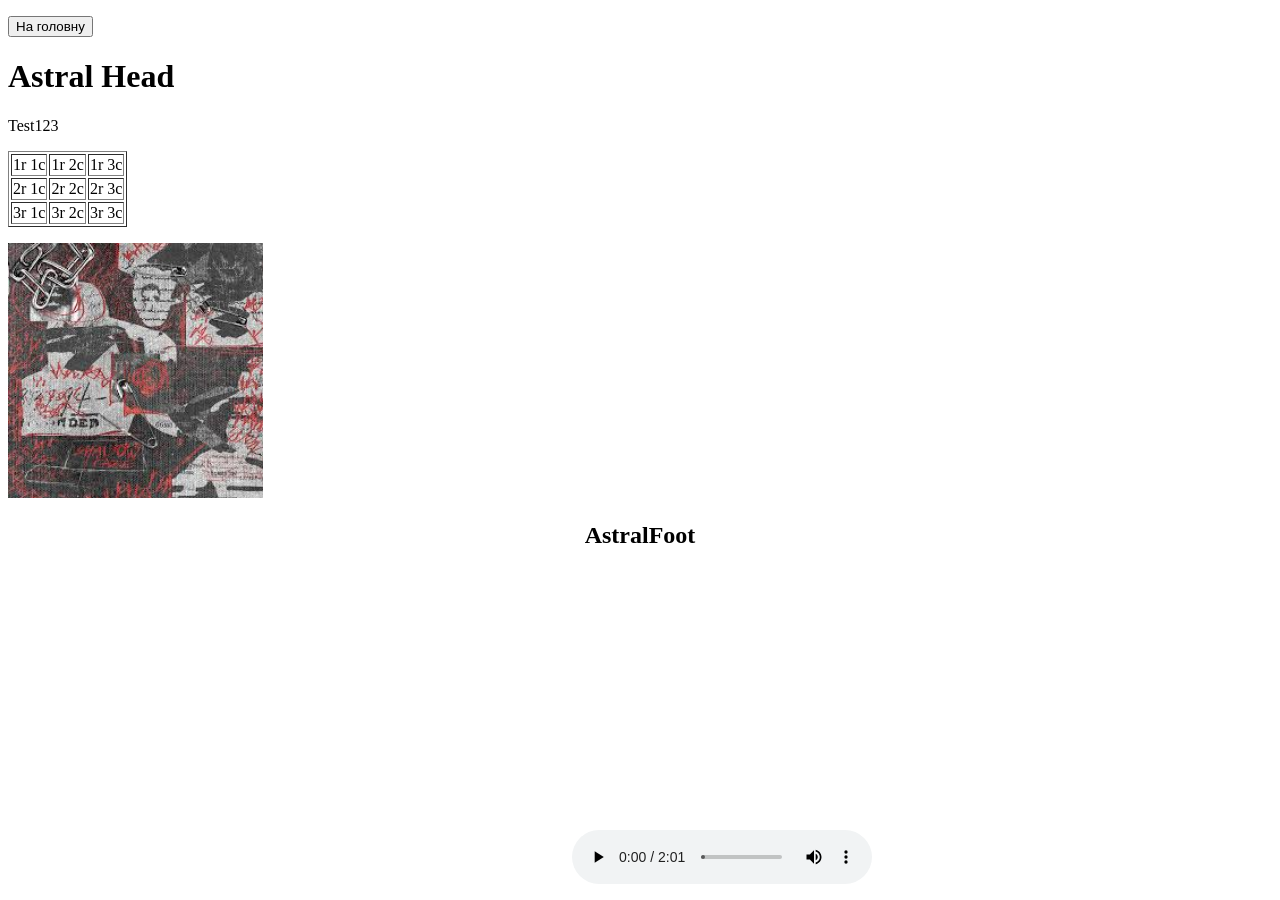
<file: test.html>
<!DOCTYPE html>
<html lang="uk">
<head>
    <meta charset="UTF-8">
    <title>Title123</title>
</head>
<body>
<p>
    <a href="index.html"><button>На головну</button></a>
</p>
<h1>Astral Head</h1>
<p>Test123</p>
<table border="1">
    <tr>
        <td>1r 1c</td>
        <td>1r 2c</td>
        <td>1r 3c</td>
    </tr>
    <tr>
        <td>2r 1c</td>
        <td>2r 2c</td>
        <td>2r 3c</td>
    </tr>
    <tr>
        <td>3r 1c</td>
        <td>3r 2c</td>
        <td>3r 3c</td>
    </tr>
</table>
<p> </p>

<img src="images/astral.jpg" alt="error 333" title="astral" width="255" height="255"/>
<footer style="text-align: center">
    <h2>AstralFoot</h2>
</footer>
<iframe width="560" height="315"
        src="https://www.youtube.com/embed/zAAUUvlJWoY?si=jD8gImvg9Yb7jU2y"
        title="YouTube video player"
        frameborder="0"
        allow="accelerometer; autoplay; clipboard-write; encrypted-media; gyroscope; picture-in-picture; web-share"
        referrerpolicy="strict-origin-when-cross-origin"
        allowfullscreen></iframe>
<audio controls>
    <source src="audios/astral%20step.mp3" type="audio/mp3">
</audio>
</body>
</html>
</file>
<file: style.css>
/* ===== CSS Custom Properties — Default: Sakura ===== */
:root {
    --color-primary:     #5c2a4a;
    --color-accent:      #d45fa0;
    --color-accent-dark: #a83d7a;
    --color-nav-bg:      #7a3a64;
    --color-light-text:  #f0b8e2;
    --color-light-bg:    #fce8f8;
    --color-table-even:  #fce8f8;
    --color-table-hover: #f5d0ef;
    --color-body-bg:     #efe0ef;
    --accent-rgb:        212, 95, 160;
}

/* ===== THEMES ===== */
[data-theme="classic"] {
    --color-primary:     #2c2c6c;
    --color-accent:      #6c63ff;
    --color-accent-dark: #4a42cc;
    --color-nav-bg:      #3d3d8f;
    --color-light-text:  #c0bfff;
    --color-light-bg:    #f0efff;
    --color-table-even:  #ececff;
    --color-table-hover: #dcdcff;
    --color-body-bg:     #f4f4f4;
    --accent-rgb:        108, 99, 255;
}

[data-theme="amber"] {
    --color-primary:     #7a3a00;
    --color-accent:      #e07800;
    --color-accent-dark: #b35a00;
    --color-nav-bg:      #9e4e00;
    --color-light-text:  #ffd9a0;
    --color-light-bg:    #fff5e6;
    --color-table-even:  #fff5e6;
    --color-table-hover: #ffecd5;
    --color-body-bg:     #fdf0d5;
    --accent-rgb:        224, 120, 0;
}

[data-theme="neon"] {
    --color-primary:     #0a2640;
    --color-accent:      #00bfff;
    --color-accent-dark: #0077aa;
    --color-nav-bg:      #0e3d5c;
    --color-light-text:  #9ee8ff;
    --color-light-bg:    #e6f8ff;
    --color-table-even:  #e6f8ff;
    --color-table-hover: #ccefff;
    --color-body-bg:     #d5f0fa;
    --accent-rgb:        0, 191, 255;
}

[data-theme="ocean"] {
    --color-primary:     #0a3d3a;
    --color-accent:      #00a896;
    --color-accent-dark: #008070;
    --color-nav-bg:      #0d5450;
    --color-light-text:  #9ee8e2;
    --color-light-bg:    #e6f8f6;
    --color-table-even:  #e6f8f6;
    --color-table-hover: #ccefe8;
    --color-body-bg:     #d5f0ec;
    --accent-rgb:        0, 168, 150;
}

[data-theme="midnight"] {
    --color-primary:     #1a0a3c;
    --color-accent:      #9b5de5;
    --color-accent-dark: #7c3aed;
    --color-nav-bg:      #2d1060;
    --color-light-text:  #d4aaff;
    --color-light-bg:    #f2eaff;
    --color-table-even:  #f2eaff;
    --color-table-hover: #e5d5ff;
    --color-body-bg:     #ede0ff;
    --accent-rgb:        155, 93, 229;
}

/* ===== BASE ===== */
body {
    font-family: Arial, sans-serif;
    font-size: 16px;
    background-color: var(--color-body-bg);
    background-image:
        linear-gradient(to bottom, transparent 0%, transparent 30%, var(--color-body-bg) 85%),
        repeating-linear-gradient( 45deg,
            transparent 0px, transparent 20px,
            rgba(0,0,0,0.08) 20px, rgba(0,0,0,0.08) 21px
        ),
        repeating-linear-gradient(-45deg,
            transparent 0px, transparent 20px,
            rgba(0,0,0,0.08) 20px, rgba(0,0,0,0.08) 21px
        );
    color: #222222;
    margin: 0;
    padding: 0;
}

h1, h2, h3, h4, h5, h6 {
    font-family: 'Raleway', Arial, sans-serif;
}

h1 {
    font-size: 2em;
    font-weight: 800;
    color: var(--color-primary);
    margin-bottom: 6px;
}

h2 {
    font-size: 1.5em;
    font-weight: 700;
    color: var(--color-primary);
    border-bottom: 2px solid var(--color-accent);
    padding-bottom: 6px;
    margin-top: 30px;
    letter-spacing: 0.02em;
}

h3 {
    font-size: 1.2em;
    font-weight: 600;
    color: #444444;
    letter-spacing: 0.01em;
}

p {
    line-height: 1.7;
    margin-bottom: 12px;
}

a {
    color: var(--color-accent);
    text-decoration: none;
}

a:hover {
    text-decoration: underline;
    color: var(--color-accent-dark);
}

table {
    border-collapse: collapse;
    width: 100%;
    margin-bottom: 20px;
}

th {
    background-color: var(--color-accent-dark);
    color: #ffffff;
    padding: 10px 14px;
    text-align: left;
}

td {
    padding: 9px 14px;
    border: 1px solid #cccccc;
}

tr:nth-child(even) {
    background-color: var(--color-table-even);
}

tr:hover {
    background-color: var(--color-table-hover);
}

fieldset {
    border: 1px solid #cccccc;
    border-radius: 6px;
    padding: 16px 20px;
    margin-bottom: 16px;
}

legend {
    padding: 0 8px;
    color: var(--color-primary);
}

input[type="text"],
input[type="email"],
input[type="search"],
input[type="number"],
select,
textarea {
    border: 1px solid #bbbbbb;
    border-radius: 4px;
    padding: 7px 10px;
    font-size: 0.95em;
    width: 260px;
    margin-top: 4px;
}

input[type="text"]:focus,
input[type="email"]:focus,
input[type="search"]:focus,
input[type="number"]:focus,
select:focus,
textarea:focus {
    outline: none;
    border-color: var(--color-accent);
    box-shadow: 0 0 0 2px rgba(var(--accent-rgb), 0.2);
}

blockquote {
    border-left: 4px solid var(--color-accent);
    background-color: var(--color-light-bg);
    margin: 16px 0;
    padding: 12px 20px;
    font-style: italic;
    color: #444444;
    border-radius: 0 6px 6px 0;
}

hr {
    border: none;
    border-top: 1px solid #dddddd;
    margin: 28px 0;
}

/* ===== RESPONSIVE MEDIA ===== */
img {
    max-width: 100%;
    height: auto;
    display: block;
}

audio {
    max-width: 100%;
    width: 100%;
}

iframe {
    max-width: 100%;
    width: 100%;
    aspect-ratio: 16 / 9;
    height: auto;
    display: block;
    border: none;
    border-radius: 6px;
}

header {
    background:
        linear-gradient(155deg, rgba(255,255,255,0.10) 0%, rgba(0,0,0,0.12) 100%),
        var(--color-primary);
    color: #ffffff;
    padding: 16px 36px;
    display: flex;
    align-items: center;
    flex-wrap: wrap;
    gap: 10px 28px;
    border-bottom: 3px solid var(--color-accent);
    box-shadow: 0 3px 18px rgba(0, 0, 0, 0.22);
    position: relative;
}

header h1 {
    font-family: 'Raleway', Arial, sans-serif;
    font-weight: 800;
    color: #ffffff;
    margin: 0;
    font-size: 1.75em;
    letter-spacing: 0.06em;
    text-shadow: 0 2px 10px rgba(0, 0, 0, 0.22);
    flex: 1;
    min-width: 160px;
    order: 1;
    white-space: nowrap;
    cursor: pointer;
    user-select: none;
}

/* ── Літери всередині лого ── */
.logo-s {
    color: #ffffff;
    text-shadow:
        0  1px 0   rgba(255,255,255,.30),
        0  2px 0   rgba(255,255,255,.25),
        0  3px 0   rgba(255,255,255,.18),
        0  4px 0   rgba(255,255,255,.12),
        0  5px 0   rgba(255,255,255,.08),
        0  6px 1px rgba(0,0,0,.10),
        0  0  5px  rgba(0,0,0,.10),
        0  1px 3px rgba(0,0,0,.25),
        0  3px 5px rgba(0,0,0,.18),
        0  5px 10px rgba(0,0,0,.22),
        0 10px 10px rgba(0,0,0,.18),
        0 20px 20px rgba(0,0,0,.12);
}

.logo-h {
    display: inline-block;
    /* clip-path замість overflow:hidden — не зміщує baseline */
    clip-path: inset(0);
    max-width: 2.5ch;
    opacity: 1;
    vertical-align: baseline;
    /* стиль для "ound" і "ood" */
    color: #ffffff;
    letter-spacing: .1em;
    text-shadow:
        0  1px 0   rgba(255,255,255,.30),
        0  2px 0   rgba(255,255,255,.25),
        0  3px 0   rgba(255,255,255,.18),
        0  4px 0   rgba(255,255,255,.12),
        0  5px 0   rgba(255,255,255,.08),
        0  6px 1px rgba(0,0,0,.10),
        0  0  5px  rgba(0,0,0,.10),
        0  1px 3px rgba(0,0,0,.25),
        0  3px 5px rgba(0,0,0,.18),
        0  5px 10px rgba(0,0,0,.22),
        0 10px 10px rgba(0,0,0,.18),
        0 20px 20px rgba(0,0,0,.12);
    /* Плавна поява при перемиканні compact → expanded */
    transition: max-width 0.35s ease, opacity 0.28s ease;
}

/* Compact-режим: літери приховані */
header h1.logo-compact .logo-h {
    max-width: 0;
    opacity: 0;
    /* Швидке зникнення при прибиранні курсора */
    transition: max-width 0.18s ease 0s, opacity 0.14s ease 0s;
}

/* Compact + hover: літери вилазять по черзі */
header h1.logo-compact:hover .logo-h {
    max-width: 2.5ch;
    opacity: 1;
}
header h1.logo-compact:hover .lh1 { transition: max-width 0.30s ease 0.00s, opacity 0.24s ease 0.00s; }
header h1.logo-compact:hover .lh2 { transition: max-width 0.30s ease 0.07s, opacity 0.24s ease 0.07s; }
header h1.logo-compact:hover .lh3 { transition: max-width 0.30s ease 0.14s, opacity 0.24s ease 0.14s; }
header h1.logo-compact:hover .lh4 { transition: max-width 0.30s ease 0.21s, opacity 0.24s ease 0.21s; }
header h1.logo-compact:hover .lh5 { transition: max-width 0.30s ease 0.28s, opacity 0.24s ease 0.28s; }
header h1.logo-compact:hover .lh6 { transition: max-width 0.30s ease 0.35s, opacity 0.24s ease 0.35s; }
header h1.logo-compact:hover .lh7 { transition: max-width 0.30s ease 0.42s, opacity 0.24s ease 0.42s; }

/* Акцентна риска під логотипом */
header h1::after {
    content: '';
    display: block;
    width: 36px;
    height: 3px;
    background: var(--color-accent);
    border-radius: 2px;
    margin-top: 5px;
    opacity: 0.85;
}

header > p {
    /* Підзаголовок прибираємо — він дублюється в hero-банері */
    display: none;
}

nav ul {
    list-style: none;
    margin: 0;
    padding: 0;
    display: flex;
    flex-wrap: wrap;
    gap: 6px;
    order: 2;
}

nav ul li {
    display: inline;
}

nav ul li a {
    display: inline-block;
    padding: 7px 16px;
    background-color: var(--color-nav-bg);
    color: #ffffff;
    border-radius: 6px;
    font-family: 'Raleway', Arial, sans-serif;
    font-size: 0.88em;
    font-weight: 600;
    letter-spacing: 0.03em;
    text-decoration: none;
    transition: background-color 0.2s, transform 0.15s;
}

nav ul li a:hover {
    background-color: var(--color-accent-dark);
    color: #ffffff;
    text-decoration: none;
    transform: translateY(-2px);
}

nav ul li a:active {
    background-color: var(--color-accent-dark);
    filter: brightness(0.85);
    transform: translateY(0);
}

nav ul li a.nav-active {
    background-color: var(--color-accent-dark);
    font-weight: 700;
}

main {
    max-width: 960px;
    margin: 0 auto;
    padding: 28px 32px;
    background-color: #ffffff;
    min-height: 70vh;
}

footer {
    background-color: var(--color-primary);
    color: var(--color-light-text);
    text-align: center;
    padding: 16px 32px;
    font-size: 0.875em;
    margin-top: 0;
}

footer p {
    margin: 4px 0;
    color: var(--color-light-text);
}

.btn {
    display: inline-block;
    padding: 9px 20px;
    background-color: var(--color-accent-dark);
    color: #ffffff;
    border: none;
    border-radius: 5px;
    font-size: 0.95em;
    cursor: pointer;
    text-decoration: none;
    transition: background-color 0.2s, transform 0.2s, filter 0.2s;
}

.btn:hover {
    background-color: var(--color-accent-dark);
    filter: brightness(0.85);
    color: #ffffff;
    text-decoration: none;
    transform: scale(1.06);
    transition: background-color 0.2s, transform 0.2s, filter 0.2s;
}

.highlight {
    background-color: var(--color-light-bg);
    border: 1px solid var(--color-accent);
    border-radius: 6px;
    padding: 14px 18px;
    margin: 16px 0;
    color: var(--color-primary);
    font-weight: bold;
}

.card {
    background-color: #ffffff;
    border: 1px solid #dddddd;
    border-radius: 8px;
    padding: 20px 24px;
    margin-bottom: 20px;
    box-shadow: 0 2px 6px rgba(0, 0, 0, 0.08);
}

.card h3 {
    margin-top: 0;
    color: var(--color-primary);
}

.warning {
    color: #c03500;
    background-color: #fff4f0;
    border-left: 4px solid #c03500;
    padding: 10px 16px;
    border-radius: 0 4px 4px 0;
    font-size: 0.9em;
}

.badge {
    display: inline-block;
    background-color: var(--color-accent-dark);
    color: #ffffff;
    font-size: 0.75em;
    padding: 3px 9px;
    border-radius: 99px;
    font-weight: bold;
    letter-spacing: 0.03em;
}

button[type="submit"],
button[type="button"] {
    background-color: var(--color-accent-dark);
    color: #ffffff;
    border: none;
    padding: 9px 20px;
    border-radius: 5px;
    font-size: 0.95em;
    cursor: pointer;
    margin-right: 8px;
    margin-top: 6px;
    transition: background-color 0.2s, filter 0.2s;
}

button[type="submit"]:hover,
button[type="button"]:hover {
    background-color: var(--color-accent-dark);
    filter: brightness(0.85);
}

button[type="reset"] {
    background-color: #6c6c6c;
    color: #ffffff;
    border: none;
    padding: 9px 20px;
    border-radius: 5px;
    font-size: 0.95em;
    cursor: pointer;
    margin-right: 8px;
    margin-top: 6px;
    transition: background-color 0.2s;
}

button[type="reset"]:hover {
    background-color: #555555;
}

/* ===== HERO PARALLAX BANNER ===== */
.hero-banner {
    position: relative;
    height: 84vh;
    min-height: 500px;
    overflow: hidden;
    display: flex;
    align-items: center;
    justify-content: center;
}

.hero-parallax-bg {
    position: absolute;
    top: -30%;
    left: 0;
    right: 0;
    bottom: -30%;
    background:
        linear-gradient(rgba(255,255,255,0.22), rgba(255,255,255,0.22)),
        radial-gradient(ellipse at 22% 65%, rgba(var(--accent-rgb), 0.55) 0%, transparent 52%),
        radial-gradient(ellipse at 78% 20%, rgba(var(--accent-rgb), 0.38) 0%, transparent 45%),
        radial-gradient(ellipse at 55% 90%, rgba(var(--accent-rgb), 0.28) 0%, transparent 40%),
        var(--color-primary);
    will-change: transform;
}

/* Нотки, що летять вгору */
.hero-notes {
    position: absolute;
    inset: 0;
    pointer-events: none;
    overflow: hidden;
}

.note {
    position: absolute;
    bottom: -10%;
    color: rgba(255, 255, 255, 0.85);
    animation: noteFloat linear infinite;
    user-select: none;
    line-height: 1;
    transition: translate 0.35s ease-out;
}

.n1  { left:  5%; font-size: 2.4em; animation-duration: 13s; animation-delay:   0s; }
.n2  { left: 14%; font-size: 1.6em; animation-duration:  9s; animation-delay:  -3s; }
.n3  { left: 25%; font-size: 2.9em; animation-duration: 16s; animation-delay:  -7s; }
.n4  { left: 37%; font-size: 1.5em; animation-duration: 11s; animation-delay:  -1s; }
.n5  { left: 50%; font-size: 2.2em; animation-duration: 12s; animation-delay:  -9s; }
.n6  { left: 63%; font-size: 1.9em; animation-duration:  8s; animation-delay:  -4s; }
.n7  { left: 74%; font-size: 2.6em; animation-duration: 14s; animation-delay:  -2s; }
.n8  { left: 87%; font-size: 1.7em; animation-duration: 10s; animation-delay:  -6s; }
.n9  { left: 43%; font-size: 3.2em; animation-duration: 19s; animation-delay: -12s; }
.n10 { left:  2%; font-size: 1.3em; animation-duration:  8s; animation-delay:  -5s; }
.n11 { left:  9%; font-size: 2.1em; animation-duration: 15s; animation-delay: -10s; }
.n12 { left: 19%; font-size: 1.5em; animation-duration:  9s; animation-delay:  -2s; }
.n13 { left: 30%; font-size: 2.7em; animation-duration: 13s; animation-delay:  -8s; }
.n14 { left: 34%; font-size: 1.8em; animation-duration:  8s; animation-delay:  -4s; }
.n15 { left: 47%; font-size: 1.6em; animation-duration: 10s; animation-delay:  -3s; }
.n16 { left: 55%; font-size: 3.1em; animation-duration: 18s; animation-delay: -14s; }
.n17 { left: 59%; font-size: 1.5em; animation-duration:  9s; animation-delay:  -7s; }
.n18 { left: 68%; font-size: 2.5em; animation-duration: 12s; animation-delay:  -1s; }
.n19 { left: 78%; font-size: 1.8em; animation-duration:  8s; animation-delay:  -5s; }
.n20 { left: 83%; font-size: 2.8em; animation-duration: 16s; animation-delay: -11s; }
.n21 { left: 92%; font-size: 1.4em; animation-duration: 10s; animation-delay:  -6s; }
.n22 { left: 97%; font-size: 2.0em; animation-duration: 14s; animation-delay:  -9s; }
.n23 { left: 11%; font-size: 3.4em; animation-duration: 21s; animation-delay: -15s; }
.n24 { left: 70%; font-size: 1.2em; animation-duration:  7s; animation-delay:  -3s; }
.n25 { left: 89%; font-size: 2.3em; animation-duration: 11s; animation-delay: -16s; }

@keyframes noteFloat {
    0%   { transform: translateY(0)      rotate(-8deg); opacity: 0;    }
    7%   {                                              opacity: 0.55; }
    85%  {                                              opacity: 0.35; }
    100% { transform: translateY(-115vh) rotate(18deg); opacity: 0;    }
}

/* Саббуфери-декорації */
.hero-subs {
    position: absolute;
    inset: 0;
    pointer-events: none;
}

.subwoofer {
    position: absolute;
    border-radius: 50%;
    pointer-events: auto;
    cursor: pointer;
    overflow: visible;
    /* Зовнішнє кільце рамки */
    box-shadow:
        0 0 0 3px  rgba(255,255,255,0.18),
        0 0 0 6px  rgba(0,0,0,0.25),
        0 0 0 10px rgba(255,255,255,0.07),
        0 8px 32px rgba(0,0,0,0.35);
    background: radial-gradient(circle,
        rgba(0,0,0,0.75)   0%,      /* пилозахисний ковпак — центр */
        rgba(0,0,0,0.72)   10%,
        rgba(255,255,255,0.20) 12%,  /* бліквкільце ковпака */
        rgba(0,0,0,0.60)   14%,
        rgba(0,0,0,0.55)   38%,      /* конус дифузора */
        rgba(255,255,255,0.15) 40%,  /* підвіс (surround) */
        rgba(0,0,0,0.40)   43%,
        rgba(0,0,0,0.32)   58%,      /* центруюча шайба */
        rgba(255,255,255,0.10) 61%,  /* внутрішній край рамки */
        rgba(0,0,0,0.22)   64%,
        rgba(0,0,0,0.10)   76%,
        rgba(255,255,255,0.14) 79%,  /* зовнішній торець рамки */
        rgba(0,0,0,0.08)   82%,
        transparent        88%
    );
    transition: filter 0.15s, box-shadow 0.15s;
}

/* Три розміри */
.sw-1 { width: 230px; height: 230px; left:  -55px; bottom:  55px; }
.sw-2 { width: 155px; height: 155px; right:  7%;   top:     10%;  }
.sw-3 { width:  96px; height:  96px; right: 24%;   top:     50%;  }

/* Вібрація при наведенні */
.subwoofer:hover {
    animation: swVibrate 0.10s linear infinite;
    filter: brightness(1.25) drop-shadow(0 0 14px rgba(var(--accent-rgb), 0.7));
    box-shadow:
        0 0 0 3px  rgba(255,255,255,0.30),
        0 0 0 6px  rgba(0,0,0,0.20),
        0 0 0 14px rgba(var(--accent-rgb), 0.20),
        0 8px 40px rgba(0,0,0,0.40);
}

@keyframes swVibrate {
    0%   { transform: translate( 0px,  0px) scale(1.000); }
    14%  { transform: translate(-3px,  1px) scale(1.014); }
    28%  { transform: translate( 3px, -2px) scale(0.986); }
    42%  { transform: translate(-2px,  3px) scale(1.010); }
    57%  { transform: translate( 2px, -1px) scale(0.990); }
    71%  { transform: translate(-3px,  2px) scale(1.016); }
    85%  { transform: translate( 3px, -2px) scale(0.984); }
    100% { transform: translate(-1px,  1px) scale(1.000); }
}

/* Хвилі звуку — невидимі за замовчуванням */
.sw-ripple {
    position: absolute;
    inset: 0;
    border-radius: 50%;
    border: 2.5px solid rgba(255,255,255,0);
    pointer-events: none;
}

/* Запускаємо хвилі тільки при hover */
.subwoofer:hover .sw-ripple:nth-child(1) {
    animation: swRipple 1.5s ease-out infinite 0.00s;
}
.subwoofer:hover .sw-ripple:nth-child(2) {
    animation: swRipple 1.5s ease-out infinite 0.50s;
}
.subwoofer:hover .sw-ripple:nth-child(3) {
    animation: swRipple 1.5s ease-out infinite 1.00s;
}

@keyframes swRipple {
    0%   { transform: scale(1.0); border-color: rgba(255,255,255,0.55); opacity: 1;   }
    100% { transform: scale(3.2); border-color: rgba(255,255,255,0.00); opacity: 0;   }
}

/* Анімовані стовпці звукової хвилі внизу банера */
.hero-wave {
    position: absolute;
    bottom: 0;
    left: 0;
    right: 0;
    height: 76px;
    display: flex;
    align-items: flex-end;
    gap: 3px;
    overflow: hidden;
}

.hero-wave span {
    flex: 1;
    background: rgba(255, 255, 255, 0.42);
    border-radius: 3px 3px 0 0;
    transform-origin: bottom center;
    min-height: 6px;
    animation: waveBar ease-in-out infinite alternate;
}

.hero-wave span:nth-child(1)  { height: 28px; animation-duration: 0.90s; animation-delay: 0.00s; }
.hero-wave span:nth-child(2)  { height: 50px; animation-duration: 1.10s; animation-delay: 0.08s; }
.hero-wave span:nth-child(3)  { height: 36px; animation-duration: 0.70s; animation-delay: 0.16s; }
.hero-wave span:nth-child(4)  { height: 62px; animation-duration: 1.30s; animation-delay: 0.04s; }
.hero-wave span:nth-child(5)  { height: 44px; animation-duration: 0.85s; animation-delay: 0.22s; }
.hero-wave span:nth-child(6)  { height: 70px; animation-duration: 1.15s; animation-delay: 0.12s; }
.hero-wave span:nth-child(7)  { height: 54px; animation-duration: 0.95s; animation-delay: 0.20s; }
.hero-wave span:nth-child(8)  { height: 76px; animation-duration: 1.00s; animation-delay: 0.00s; }
.hero-wave span:nth-child(9)  { height: 58px; animation-duration: 0.75s; animation-delay: 0.18s; }
.hero-wave span:nth-child(10) { height: 68px; animation-duration: 1.25s; animation-delay: 0.09s; }
.hero-wave span:nth-child(11) { height: 42px; animation-duration: 0.80s; animation-delay: 0.26s; }
.hero-wave span:nth-child(12) { height: 56px; animation-duration: 1.05s; animation-delay: 0.06s; }
.hero-wave span:nth-child(13) { height: 32px; animation-duration: 0.88s; animation-delay: 0.14s; }
.hero-wave span:nth-child(14) { height: 52px; animation-duration: 1.20s; animation-delay: 0.22s; }
.hero-wave span:nth-child(15) { height: 24px; animation-duration: 0.65s; animation-delay: 0.10s; }
.hero-wave span:nth-child(16) { height: 40px; animation-duration: 0.92s; animation-delay: 0.18s; }
.hero-wave span:nth-child(17) { height: 64px; animation-duration: 1.18s; animation-delay: 0.03s; }
.hero-wave span:nth-child(18) { height: 34px; animation-duration: 0.72s; animation-delay: 0.25s; }
.hero-wave span:nth-child(19) { height: 48px; animation-duration: 1.08s; animation-delay: 0.11s; }
.hero-wave span:nth-child(20) { height: 26px; animation-duration: 0.82s; animation-delay: 0.20s; }

@keyframes waveBar {
    from { transform: scaleY(0.18); opacity: 0.28; }
    to   { transform: scaleY(1);    opacity: 0.55; }
}

/* Текст і кнопки всередині банера */
.hero-content {
    position: relative;
    z-index: 2;
    text-align: center;
    color: #ffffff;
    padding: 0 28px;
    max-width: 720px;
}

.hero-label {
    display: inline-block;
    font-size: 0.78em;
    letter-spacing: 0.14em;
    text-transform: uppercase;
    color: rgba(255, 255, 255, 0.62);
    margin: 0 0 18px;
    line-height: 1;
}

.hero-title {
    font-family: 'Raleway', Arial, sans-serif;
    font-size: clamp(1.9em, 5vw, 3.3em);
    font-weight: 800;
    letter-spacing: 0.03em;
    line-height: 1.15;
    margin: 0 0 18px;
    color: #ffffff;
    text-shadow: 0 3px 28px rgba(0, 0, 0, 0.22);
    border: none;
    padding: 0;
}

.hero-sub {
    font-size: clamp(0.95em, 2vw, 1.12em);
    color: rgba(255, 255, 255, 0.76);
    margin: 0 0 36px;
    line-height: 1.7;
}

.hero-cta {
    display: flex;
    gap: 14px;
    justify-content: center;
    flex-wrap: wrap;
}

.hero-btn-main {
    background-color: #ffffff;
    color: var(--color-primary);
    font-weight: bold;
    padding: 13px 30px;
    font-size: 1em;
}

.hero-btn-main:hover {
    background-color: rgba(255, 255, 255, 0.88);
    color: var(--color-primary);
    text-decoration: none;
}

.hero-btn-alt {
    background-color: rgba(255, 255, 255, 0.1);
    color: #ffffff;
    border: 1.5px solid rgba(255, 255, 255, 0.55);
    padding: 12px 28px;
    font-size: 1em;
}

.hero-btn-alt:hover {
    background-color: rgba(255, 255, 255, 0.2);
    color: #ffffff;
    border-color: #ffffff;
    text-decoration: none;
}

/* ===== CARDS GRID ===== */
.cards-grid {
    display: grid;
    grid-template-columns: repeat(auto-fit, minmax(240px, 1fr));
    gap: 20px;
    margin-bottom: 20px;
}

.cards-grid .card {
    margin-bottom: 0;
}

/* ===== YOUTUBE FACADE ===== */
.youtube-facade {
    position: relative;
    aspect-ratio: 16 / 9;
    background: #1a1a1a;
    cursor: pointer;
    max-width: 100%;
    border-radius: 6px;
    overflow: hidden;
    display: block;
    margin-bottom: 20px;
}

.youtube-facade img {
    width: 100%;
    height: 100%;
    object-fit: cover;
    display: block;
    transition: filter 0.25s;
    border-radius: 0;
    margin-bottom: 0;
}

.youtube-facade:hover img,
.youtube-facade:focus img {
    filter: brightness(0.7);
}

.youtube-facade:focus {
    outline: 3px solid var(--color-accent);
    outline-offset: 3px;
}

.yt-play-btn {
    position: absolute;
    top: 50%;
    left: 50%;
    transform: translate(-50%, -50%);
    width: 72px;
    height: 50px;
    background: rgba(255, 0, 0, 0.88);
    border-radius: 12px;
    display: flex;
    align-items: center;
    justify-content: center;
    pointer-events: none;
    transition: background 0.15s, transform 0.15s;
    box-shadow: 0 2px 12px rgba(0, 0, 0, 0.4);
}

.youtube-facade:hover .yt-play-btn,
.youtube-facade:focus .yt-play-btn {
    background: #ff0000;
    transform: translate(-50%, -50%) scale(1.1);
}

.yt-play-btn svg {
    width: 26px;
    height: 26px;
    fill: #ffffff;
    margin-left: 5px;
}

.youtube-facade iframe {
    position: absolute;
    top: 0;
    left: 0;
    width: 100%;
    height: 100%;
    border: none;
    border-radius: 0;
    aspect-ratio: auto;
}

/* ===== HAMBURGER BUTTON ===== */
.hamburger-btn {
    display: none;
    flex-direction: column;
    justify-content: space-between;
    width: 28px;
    height: 21px;
    background: none;
    border: none;
    cursor: pointer;
    padding: 0;
    order: 2;
    flex-shrink: 0;
}

.hamburger-btn span {
    display: block;
    width: 100%;
    height: 3px;
    background: #ffffff;
    border-radius: 2px;
    transition: transform 0.3s ease, opacity 0.3s ease;
    transform-origin: center;
}

.hamburger-btn.active span:nth-child(1) {
    transform: translateY(9px) rotate(45deg);
}

.hamburger-btn.active span:nth-child(2) {
    opacity: 0;
    transform: scaleX(0);
}

.hamburger-btn.active span:nth-child(3) {
    transform: translateY(-9px) rotate(-45deg);
}

/* ===== THEME SWITCHER ===== */
.theme-switcher {
    position: fixed;
    bottom: 24px;
    right: 24px;
    z-index: 1000;
}

.theme-toggle-btn {
    background-color: var(--color-primary);
    color: #ffffff;
    border: none;
    border-radius: 50px;
    padding: 10px 18px;
    cursor: pointer;
    font-size: 0.88em;
    font-family: Arial, sans-serif;
    box-shadow: 0 4px 16px rgba(0, 0, 0, 0.28);
    display: flex;
    align-items: center;
    gap: 7px;
    transition: background-color 0.2s, transform 0.15s;
    white-space: nowrap;
}

.theme-toggle-btn:hover {
    background-color: var(--color-accent-dark);
    filter: brightness(0.88);
    transform: scale(1.05);
}

.theme-menu {
    position: absolute;
    bottom: calc(100% + 12px);
    right: 0;
    background: #ffffff;
    border-radius: 14px;
    box-shadow: 0 6px 30px rgba(0, 0, 0, 0.18);
    padding: 10px;
    display: none;
    min-width: 215px;
}

.theme-menu.open {
    display: block;
    animation: themMenuIn 0.18s ease;
}

@keyframes themMenuIn {
    from { opacity: 0; transform: translateY(8px); }
    to   { opacity: 1; transform: translateY(0); }
}

.theme-menu-title {
    font-size: 0.75em;
    color: #999;
    text-transform: uppercase;
    letter-spacing: 0.07em;
    padding: 4px 10px 8px;
    border-bottom: 1px solid #eeeeee;
    margin-bottom: 6px;
    font-family: Arial, sans-serif;
}

.theme-option {
    display: flex;
    align-items: center;
    gap: 10px;
    padding: 8px 10px;
    border-radius: 8px;
    cursor: pointer;
    transition: background 0.12s;
    border: none;
    background: none;
    width: 100%;
    text-align: left;
    font-size: 0.9em;
    font-family: Arial, sans-serif;
    color: #222222;
}

.theme-option:hover {
    background-color: #f5f5f5;
}

.theme-option.active {
    background-color: #f0f0f0;
    font-weight: bold;
}

.theme-swatch {
    width: 22px;
    height: 22px;
    border-radius: 50%;
    border: 2px solid rgba(0, 0, 0, 0.1);
    flex-shrink: 0;
}

.theme-option-name {
    flex: 1;
}

.theme-option-check {
    font-size: 0.8em;
    color: #888;
    width: 14px;
}

/* ===== RESPONSIVE ===== */

/* ── Tablet (≤ 1024 px) ── */
@media screen and (max-width: 1024px) {
    main {
        max-width: 100%;
        padding: 24px 28px;
    }

    header {
        padding: 14px 24px;
    }
}

/* ── Mobile (≤ 768 px) ── */
@media screen and (max-width: 768px) {
    main {
        padding: 16px 14px;
    }

    header {
        padding: 12px 16px;
        gap: 8px 12px;
    }

    header h1 {
        font-size: 1.35em;
    }

    /* Hamburger visible, nav collapses */
    .hamburger-btn {
        display: flex;
    }

    nav {
        order: 3;
        width: 100%;
        max-height: 0;
        overflow: hidden;
        transition: max-height 0.35s ease;
    }

    nav.nav-open {
        max-height: 600px;
    }

    nav ul {
        flex-direction: column;
        gap: 4px;
        padding: 8px 0 4px;
        width: 100%;
    }

    nav ul li a {
        display: block;
        text-align: center;
    }

    /* Scrollable tables */
    table {
        display: block;
        overflow-x: auto;
        white-space: nowrap;
        font-size: 0.83em;
    }

    /* Full-width form inputs */
    input[type="text"],
    input[type="email"],
    input[type="search"],
    input[type="number"],
    select,
    textarea {
        width: 100%;
        box-sizing: border-box;
    }

    input[type="range"] {
        width: 100%;
        margin-top: 6px;
        display: block;
    }

    /* Hero banner */
    .hero-banner {
        height: 65vh;
        min-height: 360px;
    }

    .hero-content {
        padding: 0 16px;
    }

    .hero-subs {
        display: none;
    }

    .hero-wave {
        gap: 2px;
    }

    .hero-cta {
        flex-direction: column;
        align-items: center;
        gap: 10px;
    }

    .hero-btn-main,
    .hero-btn-alt {
        width: 100%;
        max-width: 280px;
        text-align: center;
        box-sizing: border-box;
    }

    /* Cards grid → single column */
    .cards-grid {
        grid-template-columns: 1fr;
        gap: 14px;
    }

    /* Fieldset */
    fieldset {
        padding: 12px 14px;
    }

    /* Buttons wrap on small screens */
    .btn {
        margin-bottom: 6px;
    }

    /* Theme switcher */
    .theme-switcher {
        bottom: 14px;
        right: 14px;
    }

    .theme-toggle-btn {
        padding: 8px 14px;
        font-size: 0.82em;
    }
}

/* ── Small phone (≤ 480 px) ── */
@media screen and (max-width: 480px) {
    body {
        font-size: 15px;
    }

    header h1 {
        font-size: 1.15em;
    }

    h2 {
        font-size: 1.25em;
    }

    h3 {
        font-size: 1.05em;
    }

    main {
        padding: 10px 10px;
    }

    .hero-banner {
        height: 52vh;
        min-height: 300px;
    }

    .hero-wave {
        height: 44px;
    }

    .card {
        padding: 14px 16px;
    }

    blockquote {
        padding: 10px 12px;
        font-size: 0.92em;
    }

    th, td {
        padding: 6px 8px;
    }

    .theme-toggle-btn {
        padding: 7px 10px;
        font-size: 0.76em;
    }

    .theme-menu {
        min-width: 180px;
        right: 0;
    }
}
</file>
